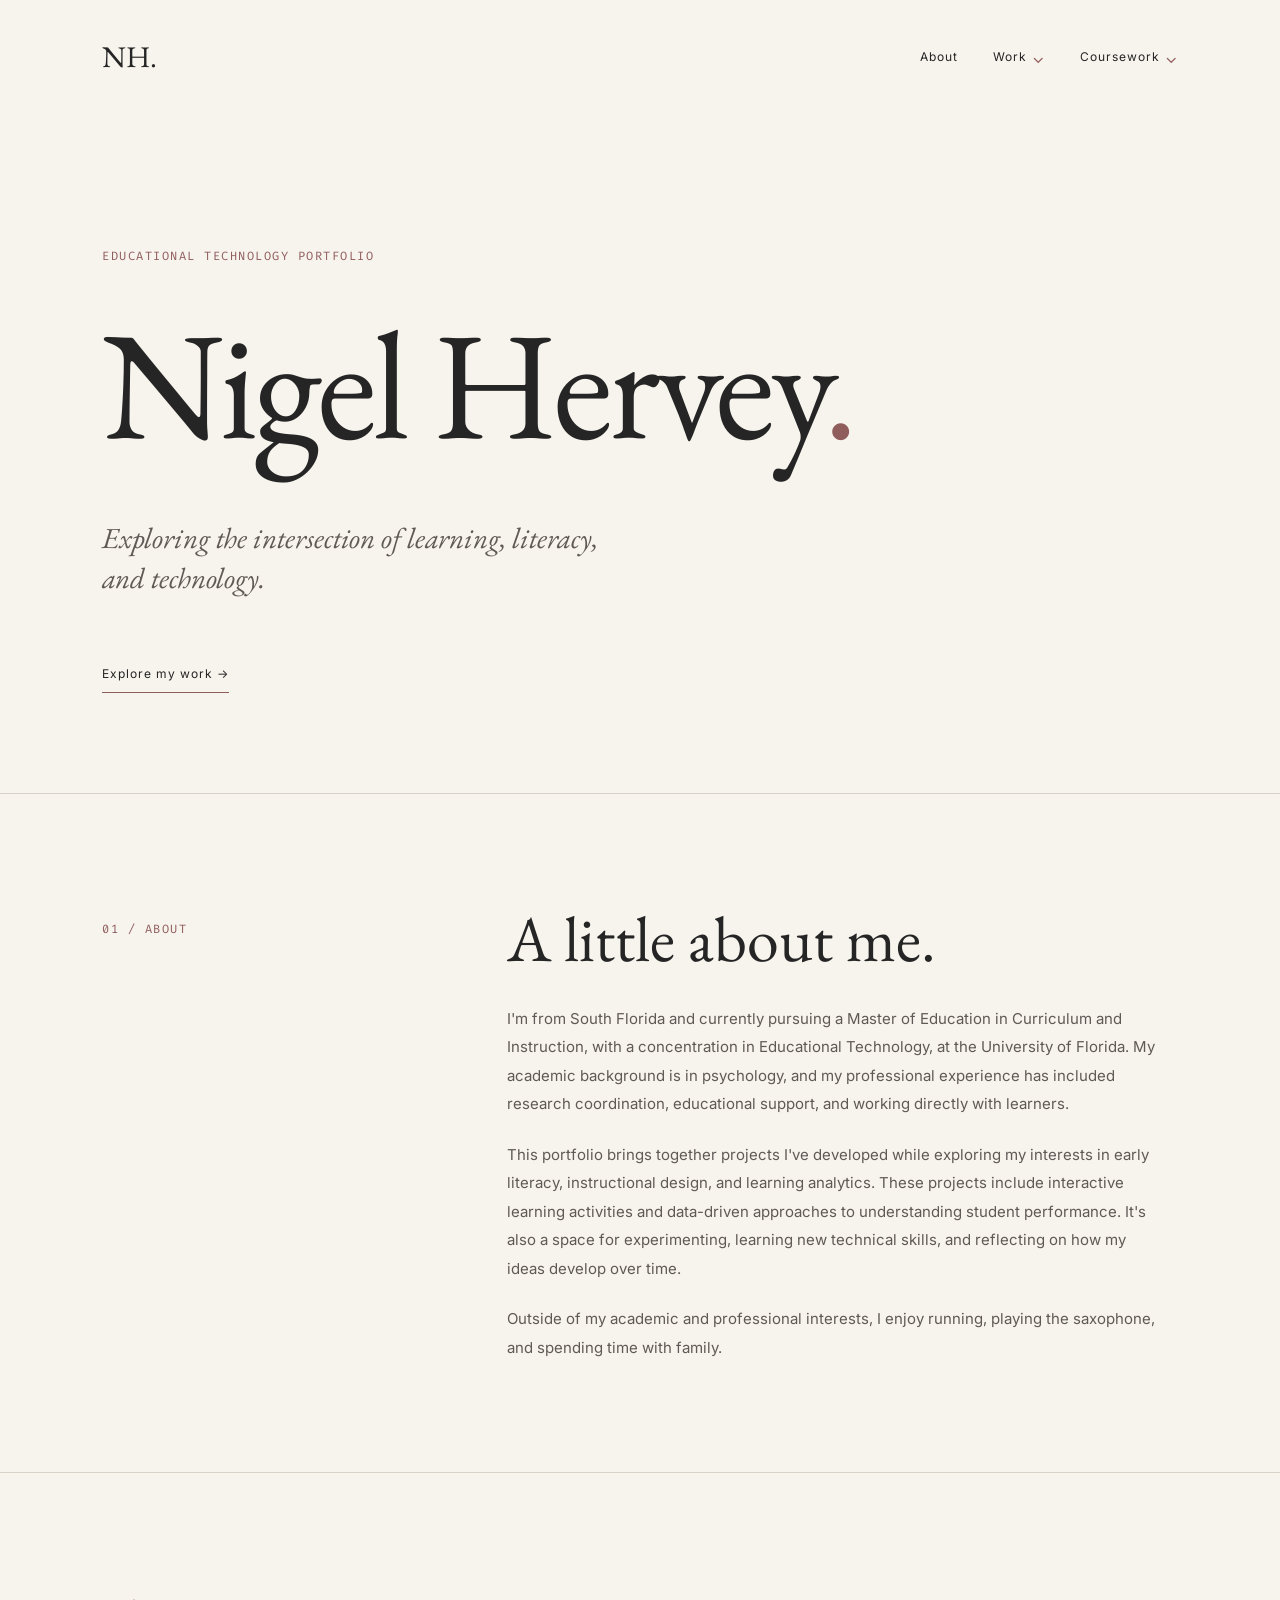
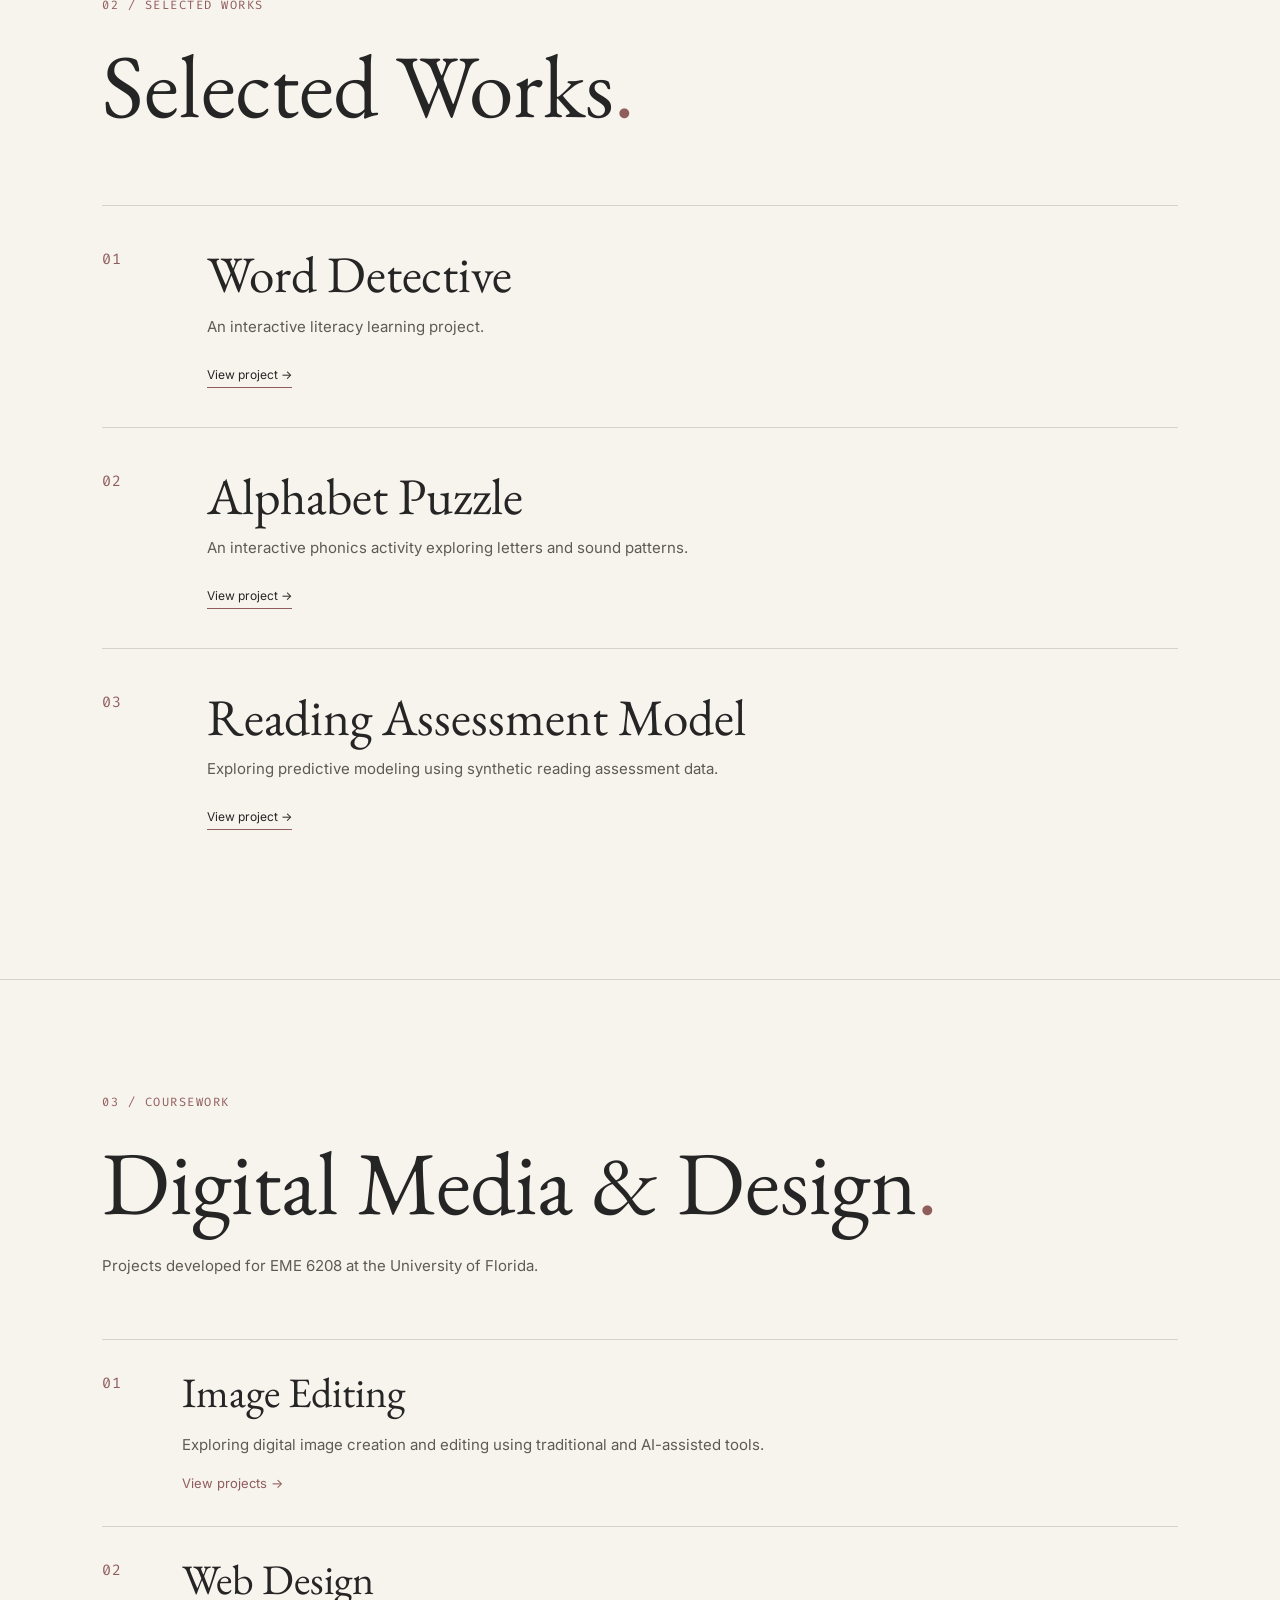
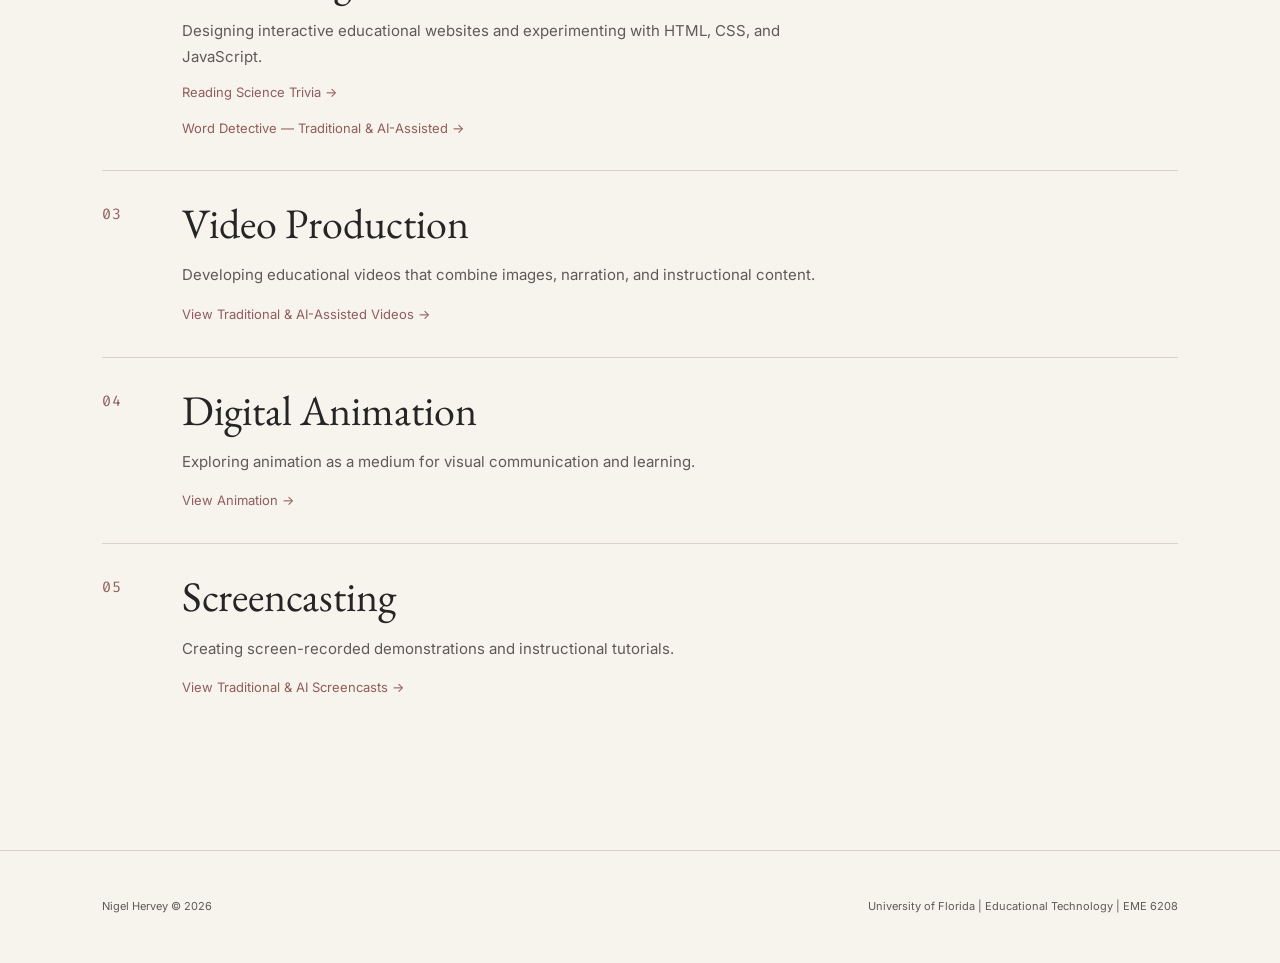
<file: index.html>
<!DOCTYPE html>
<html lang="en">

<head>
    <meta charset="UTF-8">
    <meta name="viewport" content="width=device-width, initial-scale=1.0">

    <title>Nigel Hervey | Educational Technology</title>

    <link rel="stylesheet" href="style.css">
<link rel="icon" type="image/svg+xml" href="favicon.svg">
</head>

<body>

    <header>
        <nav>
            <a href="index.html" class="logo">NH.</a>

           
<div class="nav-links">
    <a href="#about">About</a>

    <div class="nav-dropdown">
        <a href="#projects" class="dropdown-trigger">
            Work <span class="dropdown-arrow">⌄</span>
        </a>

        <div class="dropdown-menu">
            <a href="word-detective.html">Word Detective</a>
            <a href="alphabet-puzzle.html">Alphabet Puzzle</a>
            <a href="reading-model.html">Reading Assessment Model</a>
        </div>
    </div>

    <div class="nav-dropdown">
        <a href="#coursework" class="dropdown-trigger">
            Coursework <span class="dropdown-arrow">⌄</span>
        </a>

        <div class="dropdown-menu">
            <a href="image-editing.html">Image Editing</a>
            <a href="reading-science-trivia.html">Reading Science Trivia</a>
            <a href="word-detective.html">Word Detective</a>
<a href="video-production.html">Video Production</a>
<a href="digital-animation.html">Digital Animation</a>
<a href="screencasting.html">Screencasting</a>


        </div>
    </div>
</div>

        </nav>
    </header>

    <main>

        <section class="hero">
            <p class="eyebrow">EDUCATIONAL TECHNOLOGY PORTFOLIO</p>

            <h1>Nigel Hervey<span class="period">.</span></h1>

            <p class="hero-description">
                Exploring the intersection of learning,
                literacy, and technology.
            </p>

            <a href="#projects" class="text-link">
                Explore my work &rarr;
            </a>
        </section>

        
<section id="about" class="about">

    <p class="section-label">01 / ABOUT</p>

    <div class="about-content">

        <h2>A little about me.</h2>

        <p>
            I'm from South Florida and currently pursuing
            a Master of Education in Curriculum and
            Instruction, with a concentration in
            Educational Technology, at the University
            of Florida. My academic background is in
            psychology, and my professional experience
            has included research coordination,
            educational support, and working directly
            with learners.
        </p>

        <p>
            This portfolio brings together projects
            I've developed while exploring my interests
            in early literacy, instructional design,
            and learning analytics. These projects
            include interactive learning activities
            and data-driven approaches to understanding
            student performance. It's also a space
            for experimenting, learning new technical
            skills, and reflecting on how my ideas
            develop over time.
        </p>

        <p>
            Outside of my academic and professional
            interests, I enjoy running, playing the
            saxophone, and spending time with family.
        </p>

    </div>

</section>

<section id="projects" class="projects">

    <p class="section-label">02 / SELECTED WORKS</p>

    <h2>Selected Works<span class="period">.</span></h2>

    <div class="project-list">

        <article class="project">
            <span class="project-number">01</span>

            <div>
		<h3>Word Detective</h3>
                <p>
                    An interactive literacy learning project.
                </p>
                <a href="word-detective.html">
                    View project &rarr;
                </a>
            </div>
        </article>

        <article class="project">
            <span class="project-number">02</span>

            <div>
                <h3>Alphabet Puzzle</h3>
                <p>
                    An interactive phonics activity exploring
                    letters and sound patterns.
                </p>
                <a href="alphabet-puzzle.html">
                    View project &rarr;
                </a>
            </div>
        </article>

        <article class="project">
            <span class="project-number">03</span>

            <div>
                <h3>Reading Assessment Model</h3>
                <p>
                    Exploring predictive modeling using
                    synthetic reading assessment data.
                </p>
                <a href="reading-model.html">
                    View project &rarr;
                </a>
            </div>
        </article>

    </div>

</section>

<!-- START EME 6208 COURSEWORK -->
<section id="coursework" class="coursework">

    <p class="section-label">03 / COURSEWORK</p>

    <h2>Digital Media &amp; Design<span class="period">.</span></h2>

    <p class="coursework-intro">
        Projects developed for EME 6208 at the
        University of Florida.
    </p>

    <div class="coursework-list">

        <article class="coursework-item">
            <span class="project-number">01</span>
            <div>
                <h3>Image Editing</h3>
                <p>
                    Exploring digital image creation and editing
                    using traditional and AI-assisted tools.
                </p>
                <a href="image-editing.html">View projects &rarr;</a>
            </div>
        </article>

        <article class="coursework-item">
            <span class="project-number">02</span>
            <div>
                <h3>Web Design</h3>
                <p>
                    Designing interactive educational websites
                    and experimenting with HTML, CSS, and JavaScript.
                </p>
                
<div class="coursework-links">
    <a href="reading-science-trivia.html">
    Reading Science Trivia &rarr;
</a>

    <a href="word-detective.html">
    Word Detective — Traditional &amp; AI-Assisted &rarr;
</a>
</div>

            </div>
        </article>

        <article class="coursework-item">
            <span class="project-number">03</span>
            <div>
                <h3>Video Production</h3>
                <p>
                    Developing educational videos that combine
                    images, narration, and instructional content.
                </p>
               

<a href="video-production.html">
    View Traditional &amp; AI-Assisted Videos &rarr;
</a>

            </div>
        </article>

        <article class="coursework-item">
            <span class="project-number">04</span>
            <div>
                <h3>Digital Animation</h3>
                <p>
                    Exploring animation as a medium for visual
                    communication and learning.
                </p>
               

<a href="digital-animation.html">
    View Animation &rarr;
</a>

            </div>
        </article>

        <article class="coursework-item">
            <span class="project-number">05</span>
            <div>
                <h3>Screencasting</h3>
                <p>
                    Creating screen-recorded demonstrations
                    and instructional tutorials.
                </p>
               

<a href="screencasting.html">
    View Traditional &amp; AI Screencasts &rarr;
</a>

            </div>
        </article>

    </div>

</section>
<!-- END EME 6208 COURSEWORK -->

    </main>

    
<footer>
    <p>Nigel Hervey &copy; 2026</p>
    <p>
        <a href="https://education.ufl.edu/educational-technology/"
           target="_blank" rel="noopener noreferrer">
            University of Florida | Educational Technology
        </a>
        | EME 6208
    </p>
</footer>

<script>
    const header = document.querySelector("header");

    function updateHeader() {
        header.classList.toggle("scrolled", window.scrollY > 10);
    }

    window.addEventListener("scroll", updateHeader, { passive: true });
    updateHeader();
</script>
</body>
</html>
</file>
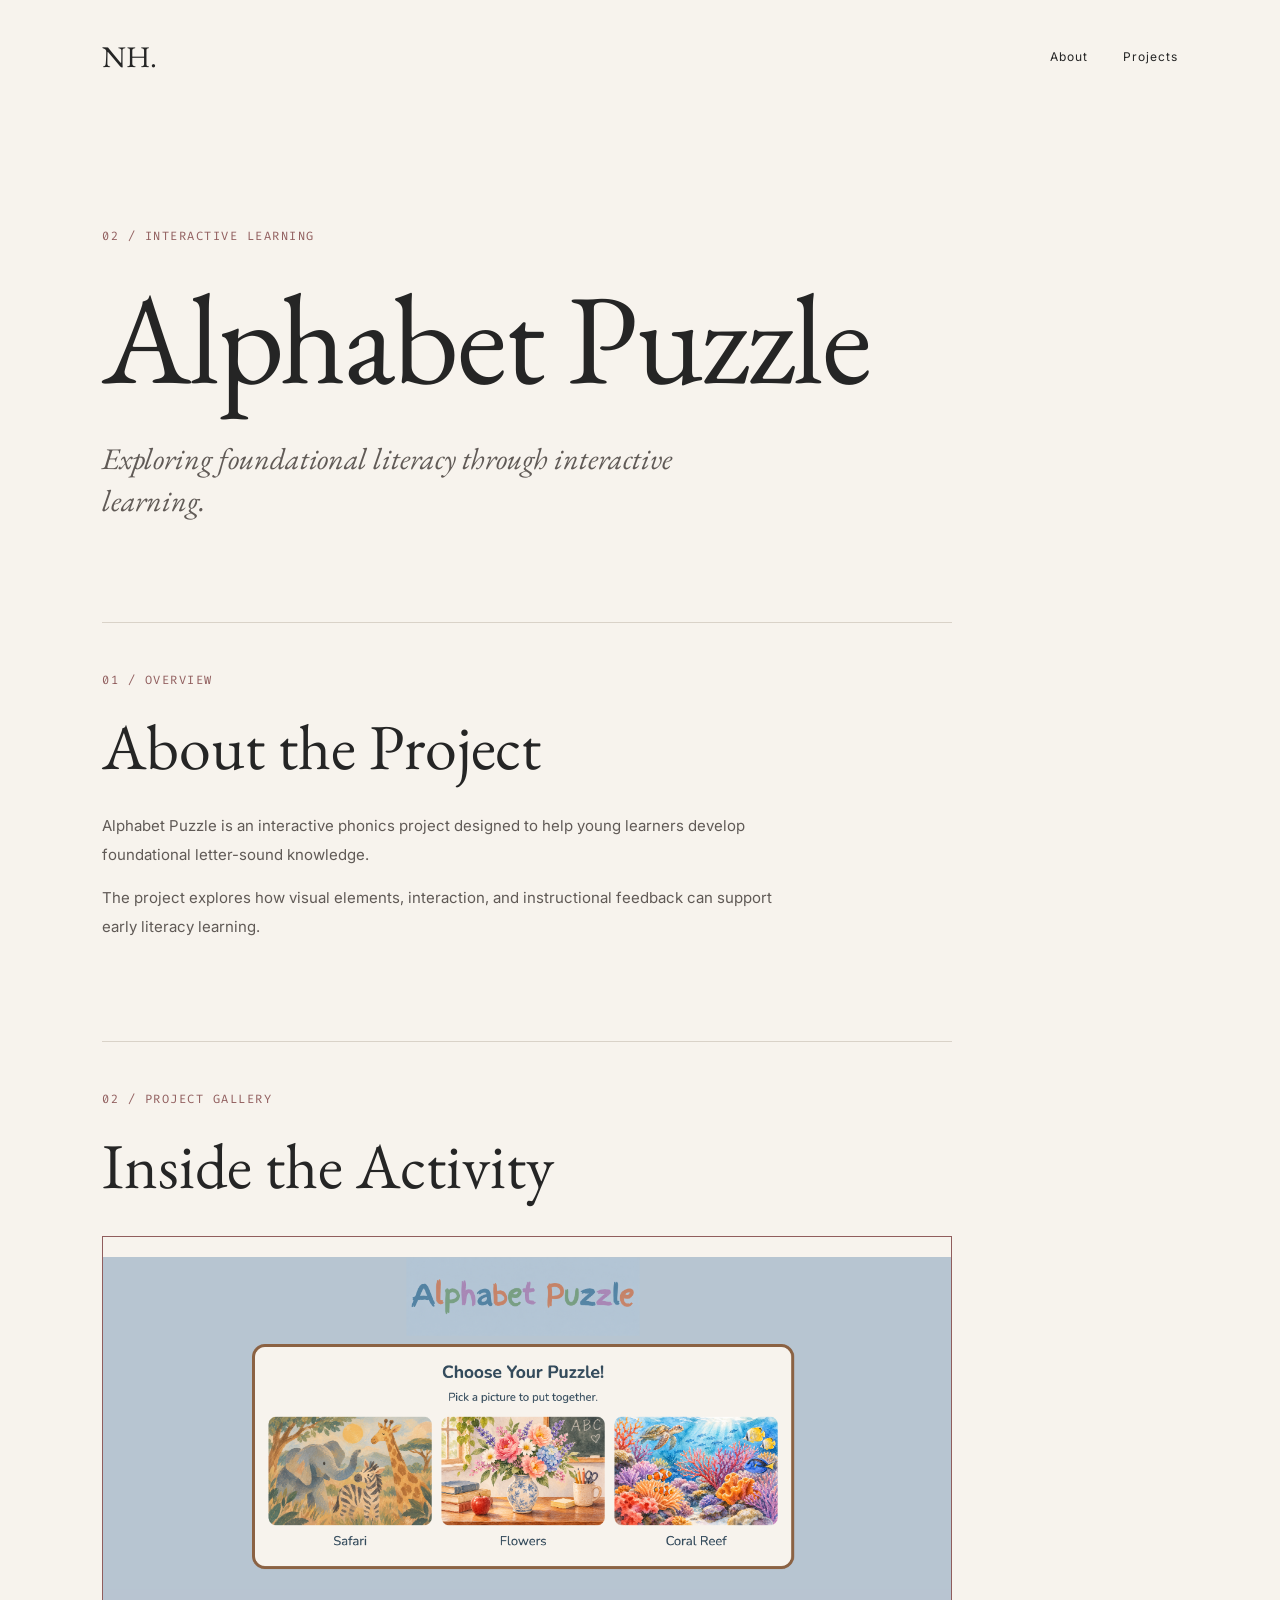
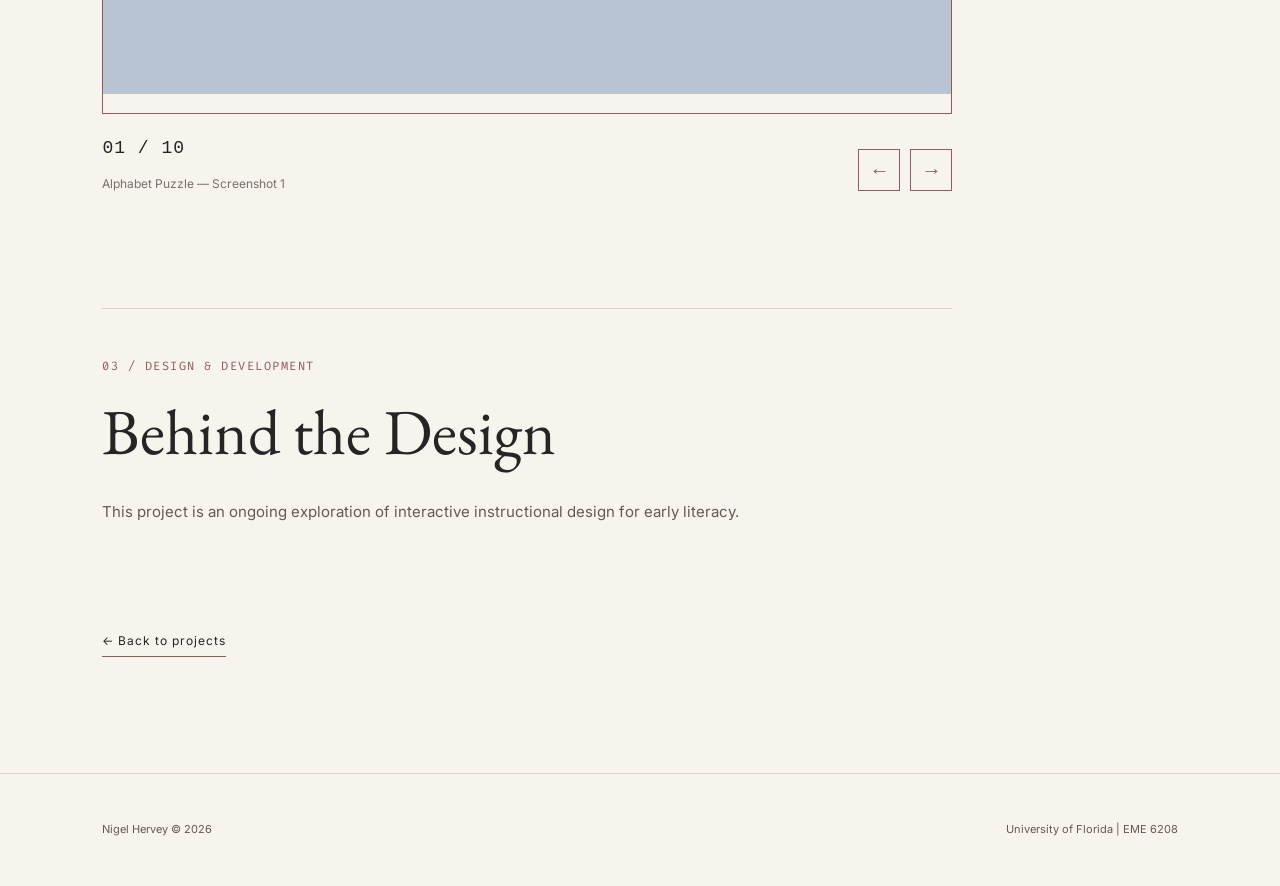
<file: alphabet-puzzle.html>
<!DOCTYPE html>
<html lang="en">
<head>
    <meta charset="UTF-8">
    <meta name="viewport"
          content="width=device-width, initial-scale=1.0">
    <title>Alphabet Puzzle | Nigel Hervey</title>
    <link rel="stylesheet" href="style.css">
</head>

<body>

<header>
    <nav>
        <a href="index.html" class="logo">NH.</a>
        <div class="nav-links">
            <a href="index.html#about">About</a>
            <a href="index.html#projects">Projects</a>
        </div>
    </nav>
</header>

<main>
    <article class="project-detail">

        <p class="section-label">
            02 / INTERACTIVE LEARNING
        </p>

        <h1>Alphabet Puzzle</h1>

        <p class="project-intro">
            Exploring foundational literacy
            through interactive learning.
        </p>

        <section class="project-description">
            <p class="section-label">01 / OVERVIEW</p>
            <h2>About the Project</h2>

            <p>
                Alphabet Puzzle is an interactive
                phonics project designed to help
                young learners develop foundational
                letter-sound knowledge.
            </p>

            <p>
                The project explores how visual
                elements, interaction, and
                instructional feedback can support
                early literacy learning.
            </p>
        </section>

        <section class="project-demo">
            <p class="section-label">
                02 / PROJECT GALLERY
            </p>

            <h2>Inside the Activity</h2>

            <div class="project-gallery">

                <div class="gallery-image-frame">
                    <img
                        id="gallery-image"
                        src="images/alphabet-01.png"
                        alt="Alphabet Puzzle screenshot 1">
                </div>

                <div class="gallery-bottom">

                    <div class="gallery-info">
                        <span id="gallery-counter">
                            01 / 10
                        </span>
                        <p id="gallery-caption">
                            Alphabet Puzzle — Screenshot 1
                        </p>
                    </div>

                    <div class="gallery-buttons">
                        <button
                            id="gallery-prev"
                            type="button"
                            aria-label="Previous image">
                            &larr;
                        </button>

                        <button
                            id="gallery-next"
                            type="button"
                            aria-label="Next image">
                            &rarr;
                        </button>
                    </div>

                </div>
            </div>
        </section>

        <section class="project-description">
            <p class="section-label">
                03 / DESIGN & DEVELOPMENT
            </p>

            <h2>Behind the Design</h2>

            <p>
                This project is an ongoing
                exploration of interactive
                instructional design for
                early literacy.
            </p>
        </section>

        <a href="index.html#projects"
           class="text-link">
            &larr; Back to projects
        </a>

    </article>
</main>

<footer>
    <p>Nigel Hervey &copy; 2026</p>
    <p>University of Florida | EME 6208</p>
</footer>

<script>
    const galleryImages = [
        "alphabet-01.png",
        "alphabet-02.png",
        "alphabet-03.png",
        "alphabet-04.png",
        "alphabet-05.png",
        "alphabet-06.png",
        "alphabet-07.png",
        "alphabet-08.png",
        "alphabet-09.png",
        "alphabet-10.png"
    ];

    const imageElement =
        document.getElementById("gallery-image");

    const counterElement =
        document.getElementById("gallery-counter");

    const captionElement =
        document.getElementById("gallery-caption");

    let currentImage = 0;

    function showImage(index) {
        currentImage =
            (index + galleryImages.length)
            % galleryImages.length;

        imageElement.src =
            "images/" + galleryImages[currentImage];

        imageElement.alt =
            "Alphabet Puzzle screenshot "
            + (currentImage + 1);

        const number =
            String(currentImage + 1).padStart(2, "0");

        counterElement.textContent =
            number + " / 10";

        captionElement.textContent =
            "Alphabet Puzzle — Screenshot "
            + (currentImage + 1);
    }

    document.getElementById("gallery-prev")
        .addEventListener("click", function() {
            showImage(currentImage - 1);
        });

    document.getElementById("gallery-next")
        .addEventListener("click", function() {
            showImage(currentImage + 1);
        });
</script>

</body>
</html>
</file>
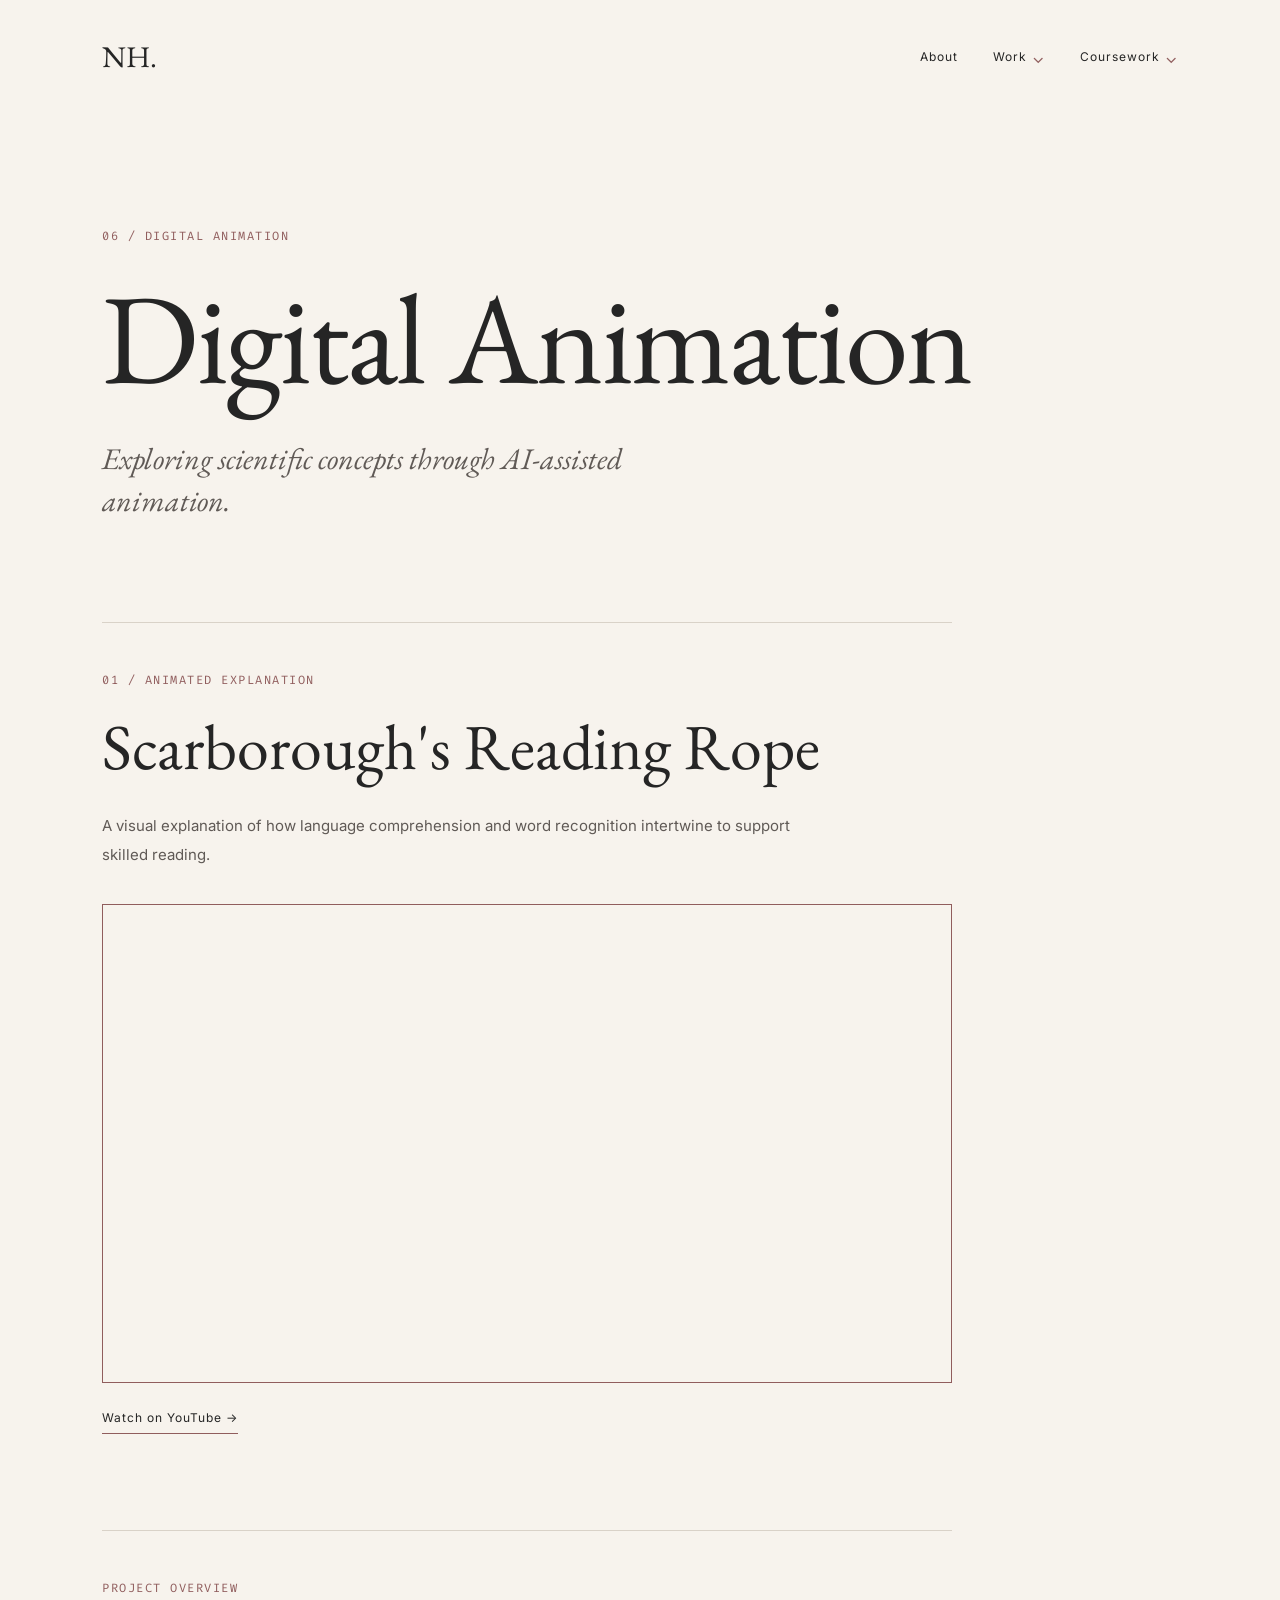
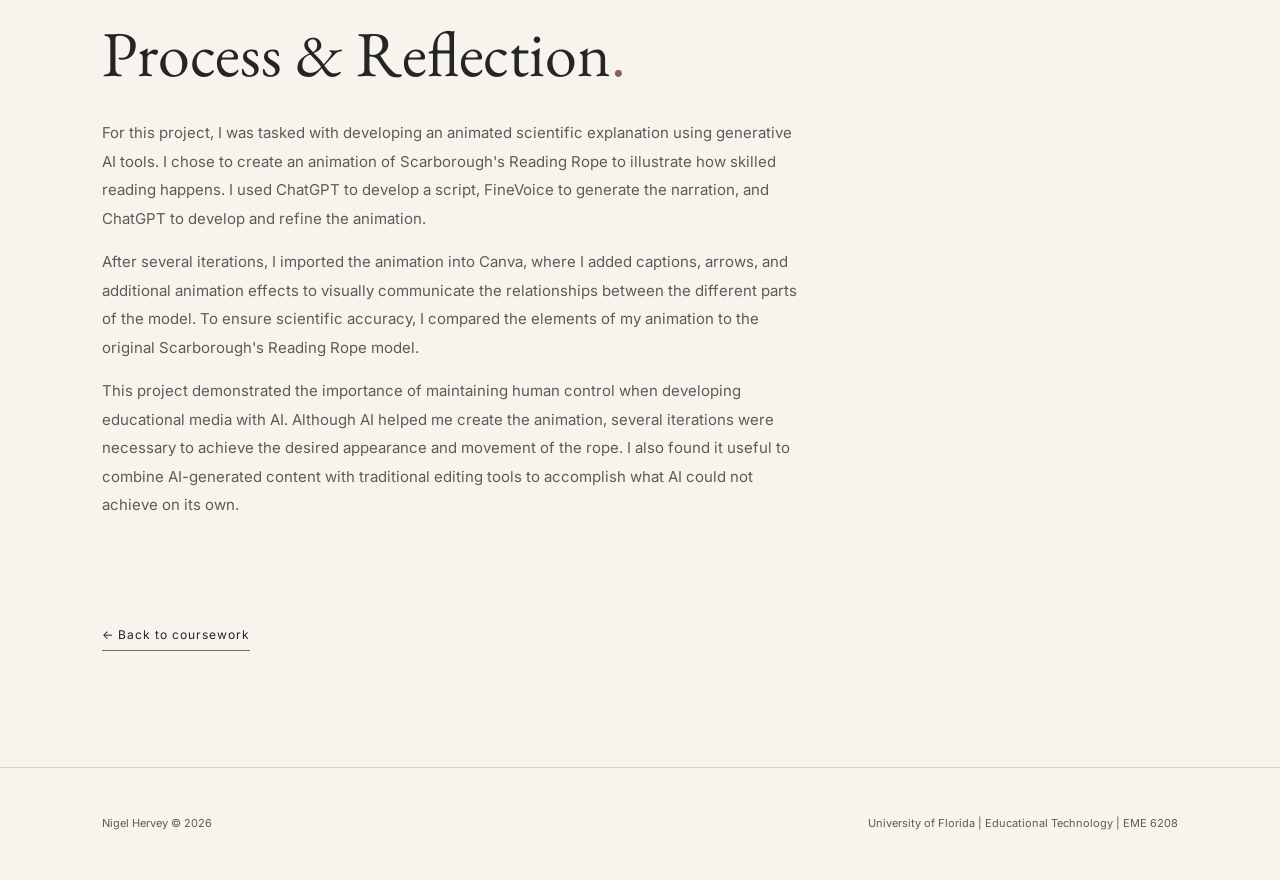
<file: digital-animation.html>
<!DOCTYPE html>
<html lang="en">

<head>
    <meta charset="UTF-8">
    <meta name="viewport"
          content="width=device-width, initial-scale=1.0">

    <title>Digital Animation | Nigel Hervey</title>

    <link rel="stylesheet" href="style.css">
    <link rel="icon" type="image/svg+xml" href="favicon.svg">
</head>

<body>

<header>
    <nav>
        <a href="index.html" class="logo">NH.</a>

        <div class="nav-links">
            <a href="index.html#about">About</a>

            <div class="nav-dropdown">
                <a href="index.html#projects" class="dropdown-trigger">
                    Work <span class="dropdown-arrow">⌄</span>
                </a>

                <div class="dropdown-menu">
                    <a href="word-detective.html">Word Detective</a>
                    <a href="alphabet-puzzle.html">Alphabet Puzzle</a>
                    <a href="reading-model.html">Reading Assessment Model</a>
                </div>
            </div>

            <div class="nav-dropdown">
                <a href="index.html#coursework" class="dropdown-trigger">
                    Coursework <span class="dropdown-arrow">⌄</span>
                </a>

                <div class="dropdown-menu">
                    <a href="image-editing.html">Image Editing</a>
                    <a href="reading-science-trivia.html">Reading Science Trivia</a>
                    <a href="word-detective.html">Word Detective</a>
                    <a href="video-production.html">Video Production</a>
                    <a href="digital-animation.html">Digital Animation</a>
                    <a href="https://youtu.be/kB7Xi-rRibU" target="_blank" rel="noopener noreferrer">Screencast — Traditional</a>
                    <a href="https://youtu.be/3bvN23gJemI" target="_blank" rel="noopener noreferrer">Screencast — AI</a>
                </div>
            </div>
        </div>
    </nav>
</header>

<main>

    <article class="project-detail">

        <p class="section-label">06 / DIGITAL ANIMATION</p>

        <h1>Digital Animation</h1>

        <p class="project-intro">
            Exploring scientific concepts through
            AI-assisted animation.
        </p>

        <section class="project-demo">

            <p class="section-label">01 / ANIMATED EXPLANATION</p>

            <h2>Scarborough's Reading Rope</h2>

            <p>
                A visual explanation of how language
                comprehension and word recognition
                intertwine to support skilled reading.
            </p>

            <div class="video-embed">
                <iframe
                    src="https://www.youtube.com/embed/Nljyym3Keoo"
                    title="Scarborough's Reading Rope — Animated Explanation"
                    loading="lazy"
                    allow="accelerometer; autoplay; clipboard-write; encrypted-media; gyroscope; picture-in-picture; web-share"
                    allowfullscreen>
                </iframe>
            </div>

            <a href="https://youtu.be/Nljyym3Keoo"
               target="_blank"
               rel="noopener noreferrer"
               class="text-link">
                Watch on YouTube &rarr;
            </a>

        </section>

        <section class="project-description">

            <p class="section-label">PROJECT OVERVIEW</p>

            <h2>Process &amp; Reflection<span class="period">.</span></h2>

            <p>
                For this project, I was tasked with developing an animated scientific explanation using generative AI tools. I chose to create an animation of Scarborough's Reading Rope to illustrate how skilled reading happens. I used ChatGPT to develop a script, FineVoice to generate the narration, and ChatGPT to develop and refine the animation.
            </p>

            <p>
                After several iterations, I imported the animation into Canva, where I added captions, arrows, and additional animation effects to visually communicate the relationships between the different parts of the model. To ensure scientific accuracy, I compared the elements of my animation to the original Scarborough's Reading Rope model.
            </p>

            <p>
                This project demonstrated the importance of maintaining human control when developing educational media with AI. Although AI helped me create the animation, several iterations were necessary to achieve the desired appearance and movement of the rope. I also found it useful to combine AI-generated content with traditional editing tools to accomplish what AI could not achieve on its own.
            </p>

        </section>

        <a href="index.html#coursework"
           class="text-link">
            &larr; Back to coursework
        </a>

    </article>

</main>

<footer>
    <p>Nigel Hervey &copy; 2026</p>
    <p>
        <a href="https://education.ufl.edu/educational-technology/"
           target="_blank" rel="noopener noreferrer">
            University of Florida | Educational Technology
        </a>
        | EME 6208
    </p>
</footer>

<script>
    const header = document.querySelector("header");

    function updateHeader() {
        header.classList.toggle("scrolled", window.scrollY > 10);
    }

    window.addEventListener("scroll", updateHeader, { passive: true });
    updateHeader();
</script>

</body>
</html>
</file>
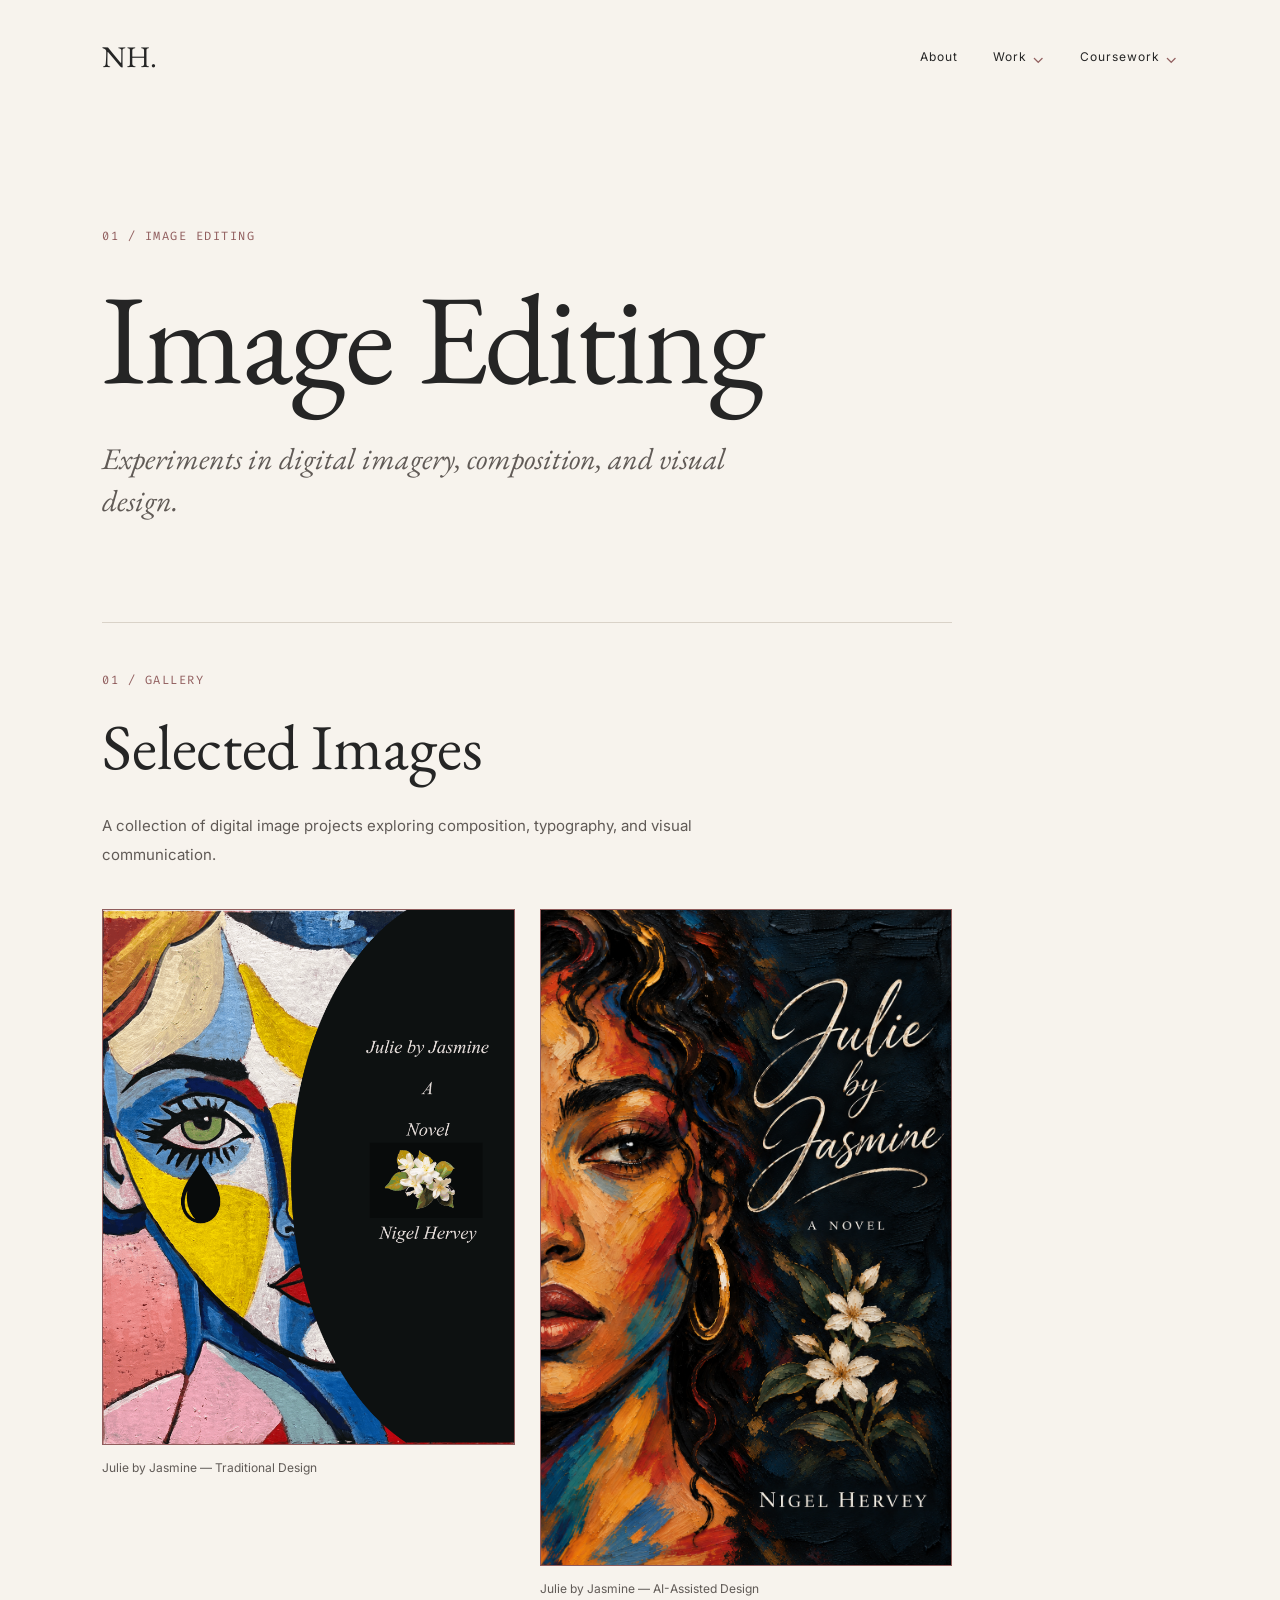
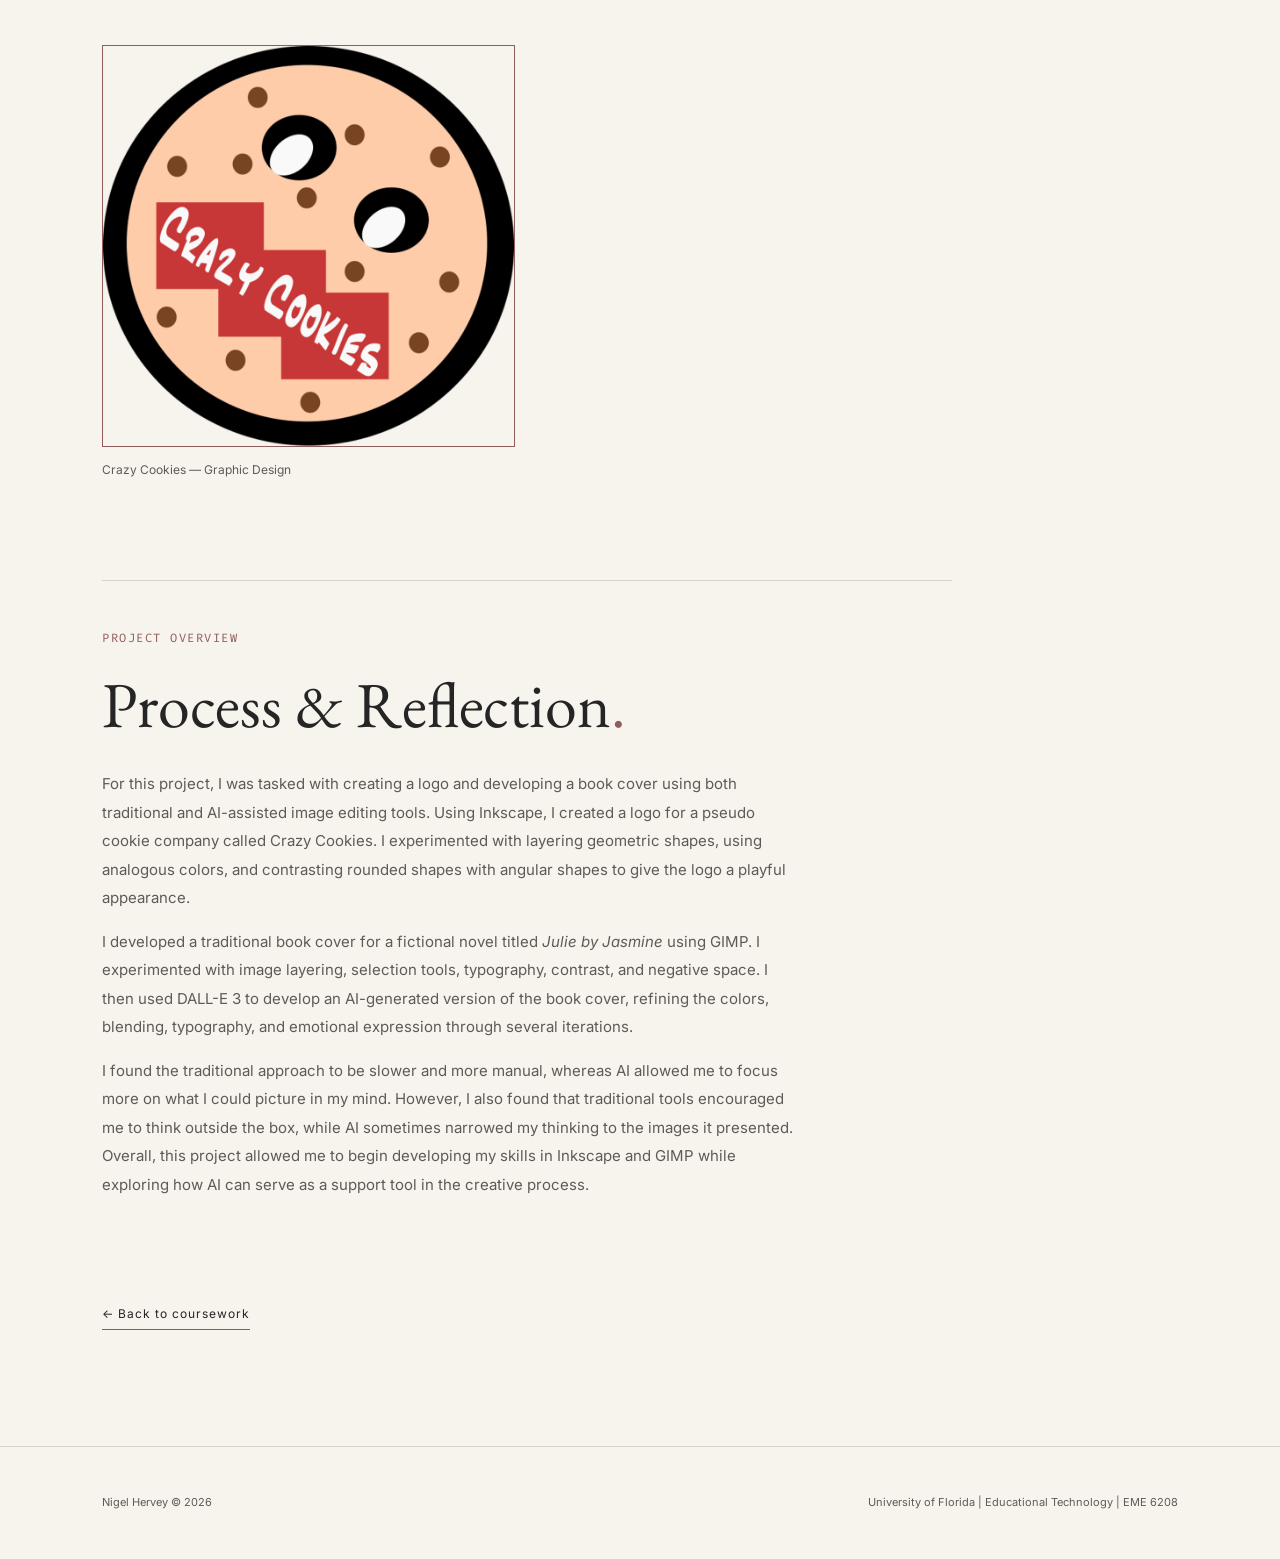
<file: image-editing.html>
<!DOCTYPE html>
<html lang="en">
<head>
    <meta charset="UTF-8">
    <meta name="viewport"
          content="width=device-width, initial-scale=1.0">
    <title>Image Editing | Nigel Hervey</title>
    <link rel="stylesheet" href="style.css">
<link rel="icon" type="image/svg+xml" href="favicon.svg">
</head>
<body>


<header>
    <nav>
        <a href="index.html" class="logo">NH.</a>

        <div class="nav-links">
            <a href="index.html#about">About</a>

            <div class="nav-dropdown">
                <a href="index.html#projects" class="dropdown-trigger">
                    Work <span class="dropdown-arrow">⌄</span>
                </a>

                <div class="dropdown-menu">
                    <a href="word-detective.html">Word Detective</a>
                    <a href="alphabet-puzzle.html">Alphabet Puzzle</a>
                    <a href="reading-model.html">Reading Assessment Model</a>
                </div>
            </div>

            <div class="nav-dropdown">
                <a href="index.html#coursework" class="dropdown-trigger">
                    Coursework <span class="dropdown-arrow">⌄</span>
                </a>

                <div class="dropdown-menu">
                    <a href="image-editing.html">Image Editing</a>
                    <a href="https://nigelhervey.github.io/" target="_blank" rel="noopener noreferrer">Reading Science Trivia</a>
                    <a href="https://nigelhervey.github.io/word-detective/" target="_blank" rel="noopener noreferrer">Word Detective — Traditional</a>
                    <a href="https://nigelhervey.github.io/word-detective-AI/" target="_blank" rel="noopener noreferrer">Word Detective — AI</a>
                    <a href="https://youtu.be/LUaFQ_44us0" target="_blank" rel="noopener noreferrer">Video Production — Traditional</a>
                    <a href="https://youtu.be/aqx1Q5RcTbs" target="_blank" rel="noopener noreferrer">Video Production — AI</a>
                    <a href="https://youtu.be/Nljyym3Keoo" target="_blank" rel="noopener noreferrer">Digital Animation</a>
                    <a href="https://youtu.be/kB7Xi-rRibU" target="_blank" rel="noopener noreferrer">Screencast — Traditional</a>
                    <a href="https://youtu.be/3bvN23gJemI" target="_blank" rel="noopener noreferrer">Screencast — AI</a>
                </div>
            </div>
        </div>
    </nav>
</header>

<main>
    <article class="project-detail">
        <p class="section-label">01 / IMAGE EDITING</p>
        <h1>Image Editing</h1>

        <p class="project-intro">
            Experiments in digital imagery,
            composition, and visual design.
        </p>

        <section class="project-description">
            <p class="section-label">01 / GALLERY</p>
            <h2>Selected Images</h2>

            <p>
                A collection of digital image projects
                exploring composition, typography,
                and visual communication.
            </p>

            <div class="image-editing-gallery">

                <figure>
                    <a href="images/julie-original.png"
                       target="_blank">
                        <img src="images/julie-original.png"
                             alt="Julie by Jasmine, original image design">
                    </a>
                    <figcaption>
                        Julie by Jasmine — Traditional Design
                    </figcaption>
                </figure>

                <figure>
                    <a href="images/julie-oil.png"
                       target="_blank">
                        <img src="images/julie-oil.png"
                             alt="Julie by Jasmine, AI-assisted oil painting design">
                    </a>
                    <figcaption>
                        Julie by Jasmine — AI-Assisted Design
                    </figcaption>
                </figure>

                <figure>
                    <a href="images/crazy-cookies.png"
                       target="_blank">
                        <img src="images/crazy-cookies.png"
                             alt="Crazy Cookies graphic design">
                    </a>
                    <figcaption>
                        Crazy Cookies — Graphic Design
                    </figcaption>
                </figure>

            </div>
        </section>

        
<section class="project-description">


    <p class="section-label">PROJECT OVERVIEW</p>

    <h2>Process &amp; Reflection<span class="period">.</span></h2>

    <p>
        For this project, I was tasked with creating a logo and developing a book cover using both traditional and AI-assisted image editing tools. Using Inkscape, I created a logo for a pseudo cookie company called Crazy Cookies. I experimented with layering geometric shapes, using analogous colors, and contrasting rounded shapes with angular shapes to give the logo a playful appearance.
    </p>

    <p>
        I developed a traditional book cover for a fictional novel titled <em>Julie by Jasmine</em> using GIMP. I experimented with image layering, selection tools, typography, contrast, and negative space. I then used DALL-E 3 to develop an AI-generated version of the book cover, refining the colors, blending, typography, and emotional expression through several iterations.
    </p>

    <p>
        I found the traditional approach to be slower and more manual, whereas AI allowed me to focus more on what I could picture in my mind. However, I also found that traditional tools encouraged me to think outside the box, while AI sometimes narrowed my thinking to the images it presented. Overall, this project allowed me to begin developing my skills in Inkscape and GIMP while exploring how AI can serve as a support tool in the creative process.
    </p>

        </section>

        <a href="index.html#coursework" class="text-link">
            &larr; Back to coursework
        </a>

    </article>
</main>


<footer>
    <p>Nigel Hervey &copy; 2026</p>
    <p>
        <a href="https://education.ufl.edu/educational-technology/"
           target="_blank" rel="noopener noreferrer">
            University of Florida | Educational Technology
        </a>
        | EME 6208
    </p>
</footer>



<script>
    const header = document.querySelector("header");

    function updateHeader() {
        header.classList.toggle("scrolled", window.scrollY > 10);
    }

    window.addEventListener("scroll", updateHeader, { passive: true });
    updateHeader();
</script>
</body>
</html>
</file>
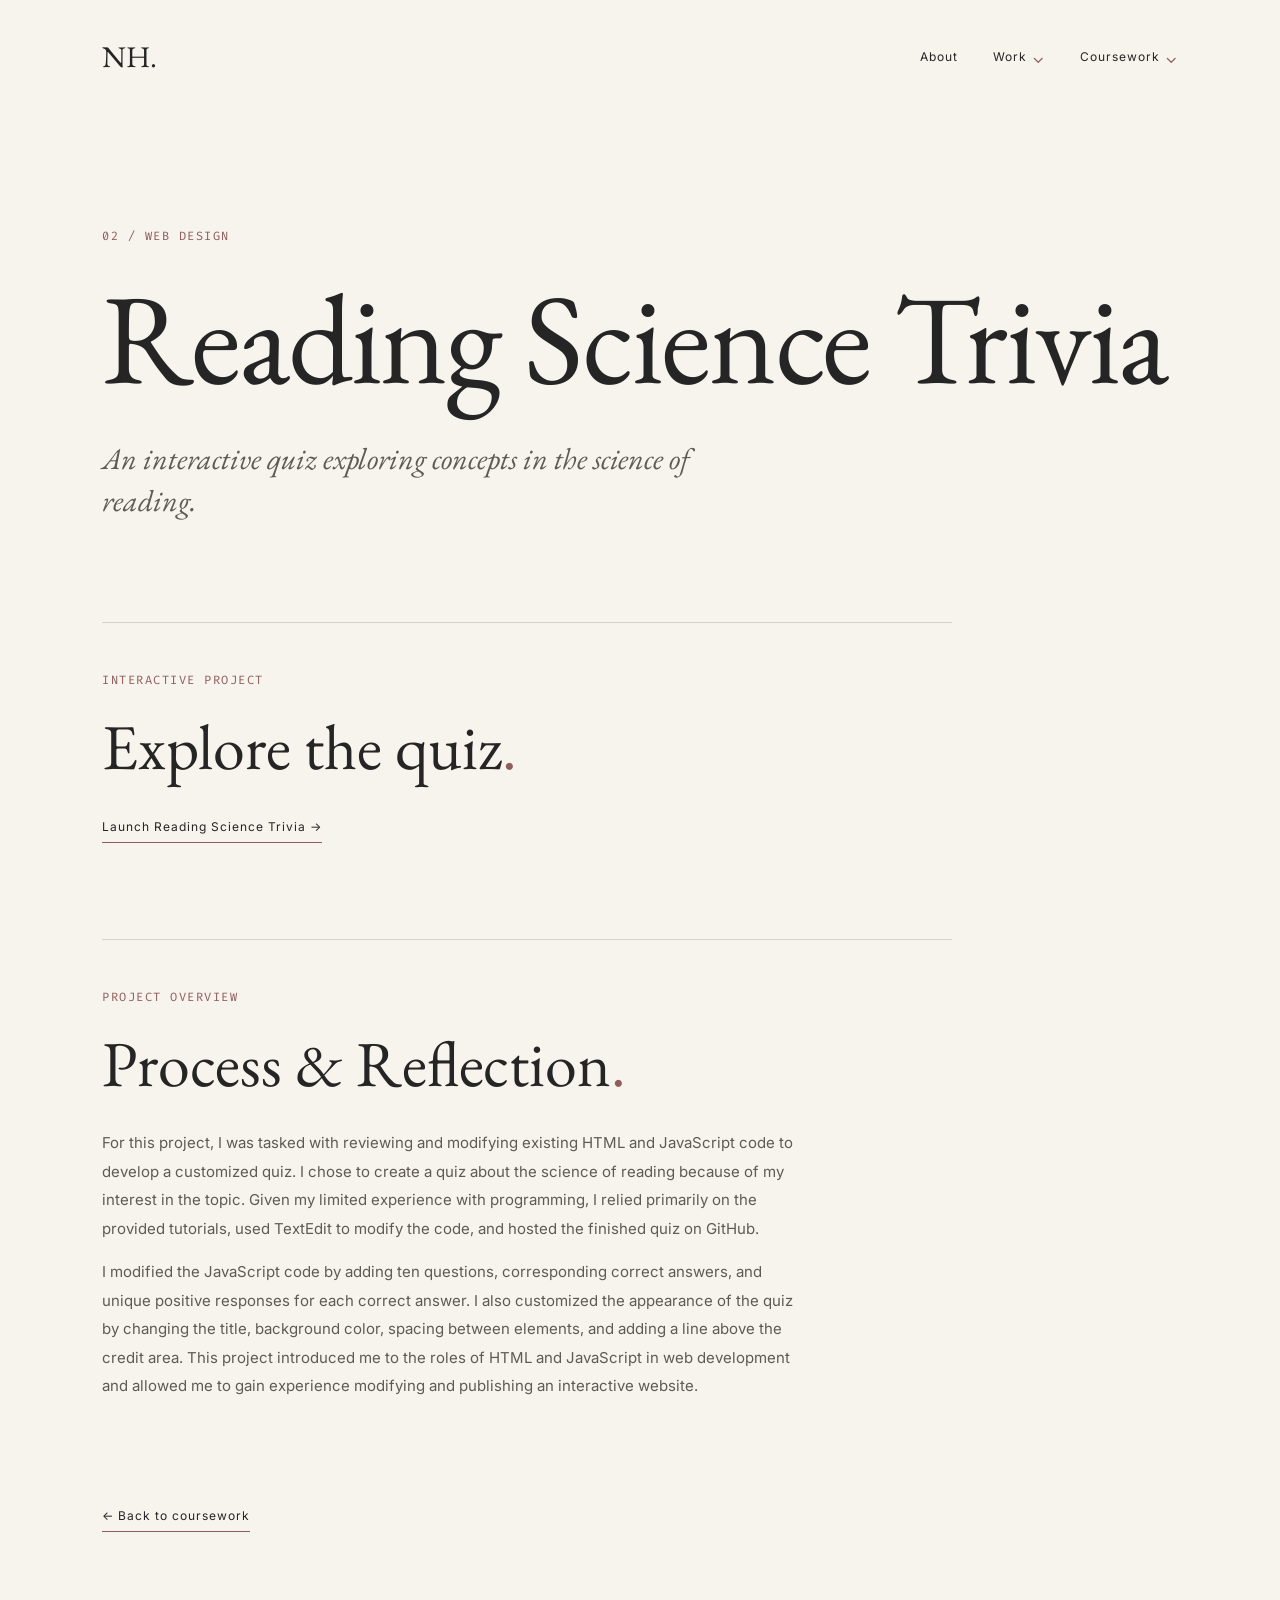
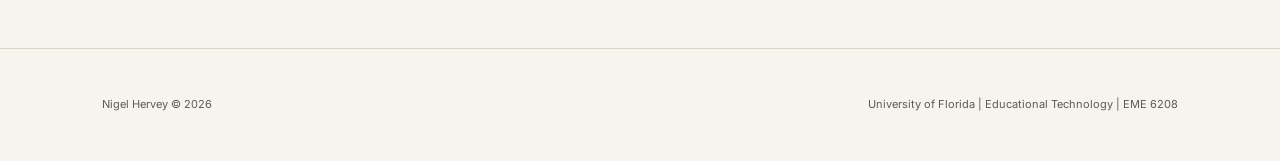
<file: reading-science-trivia.html>
<!DOCTYPE html>
<html lang="en">
<head>
    <meta charset="UTF-8">
    <meta name="viewport" content="width=device-width, initial-scale=1.0">
    <title>Reading Science Trivia | Nigel Hervey</title>
    <link rel="stylesheet" href="style.css">
    <link rel="icon" type="image/svg+xml" href="favicon.svg">
</head>

<body>

<header>
    <nav>
        <a href="index.html" class="logo">NH.</a>

        <div class="nav-links">
            <a href="index.html#about">About</a>

            <div class="nav-dropdown">
                <a href="index.html#projects" class="dropdown-trigger">
                    Work <span class="dropdown-arrow">⌄</span>
                </a>

                <div class="dropdown-menu">
                    <a href="word-detective.html">Word Detective</a>
                    <a href="alphabet-puzzle.html">Alphabet Puzzle</a>
                    <a href="reading-model.html">Reading Assessment Model</a>
                </div>
            </div>

            <div class="nav-dropdown">
                <a href="index.html#coursework" class="dropdown-trigger">
                    Coursework <span class="dropdown-arrow">⌄</span>
                </a>

                <div class="dropdown-menu">
                    <a href="image-editing.html">Image Editing</a>
                    <a href="reading-science-trivia.html">Reading Science Trivia</a>
                    <a href="https://nigelhervey.github.io/word-detective/" target="_blank" rel="noopener noreferrer">Word Detective — Traditional</a>
                    <a href="https://nigelhervey.github.io/word-detective-AI/" target="_blank" rel="noopener noreferrer">Word Detective — AI</a>
                    <a href="https://youtu.be/LUaFQ_44us0" target="_blank" rel="noopener noreferrer">Video Production — Traditional</a>
                    <a href="https://youtu.be/aqx1Q5RcTbs" target="_blank" rel="noopener noreferrer">Video Production — AI</a>
                    <a href="https://youtu.be/Nljyym3Keoo" target="_blank" rel="noopener noreferrer">Digital Animation</a>
                    <a href="https://youtu.be/kB7Xi-rRibU" target="_blank" rel="noopener noreferrer">Screencast — Traditional</a>
                    <a href="https://youtu.be/3bvN23gJemI" target="_blank" rel="noopener noreferrer">Screencast — AI</a>
                </div>
            </div>
        </div>
    </nav>
</header>

<main>
    <article class="project-detail">

        <p class="section-label">02 / WEB DESIGN</p>

        <h1>Reading Science Trivia</h1>

        <p class="project-intro">
            An interactive quiz exploring concepts in the science of reading.
        </p>

        <section class="project-demo">

            <p class="section-label">INTERACTIVE PROJECT</p>

            <h2>Explore the quiz<span class="period">.</span></h2>

            <a href="https://nigelhervey.github.io/"
               class="text-link"
               target="_blank" rel="noopener noreferrer">
                Launch Reading Science Trivia &rarr;
            </a>

        </section>

        <section class="project-description">

            <p class="section-label">PROJECT OVERVIEW</p>

            <h2>Process &amp; Reflection<span class="period">.</span></h2>

            <p>
                For this project, I was tasked with reviewing and modifying existing HTML and JavaScript code to develop a customized quiz. I chose to create a quiz about the science of reading because of my interest in the topic. Given my limited experience with programming, I relied primarily on the provided tutorials, used TextEdit to modify the code, and hosted the finished quiz on GitHub.
            </p>

            <p>
                I modified the JavaScript code by adding ten questions, corresponding correct answers, and unique positive responses for each correct answer. I also customized the appearance of the quiz by changing the title, background color, spacing between elements, and adding a line above the credit area. This project introduced me to the roles of HTML and JavaScript in web development and allowed me to gain experience modifying and publishing an interactive website.
            </p>

        </section>

        <a href="index.html#coursework" class="text-link">
            &larr; Back to coursework
        </a>

    </article>
</main>

<footer>
    <p>Nigel Hervey &copy; 2026</p>
    <p>
        <a href="https://education.ufl.edu/educational-technology/"
           target="_blank" rel="noopener noreferrer">
            University of Florida | Educational Technology
        </a>
        | EME 6208
    </p>
</footer>

<script>
    const header = document.querySelector("header");

    function updateHeader() {
        header.classList.toggle("scrolled", window.scrollY > 10);
    }

    window.addEventListener("scroll", updateHeader, { passive: true });
    updateHeader();
</script>

</body>
</html>
</file>
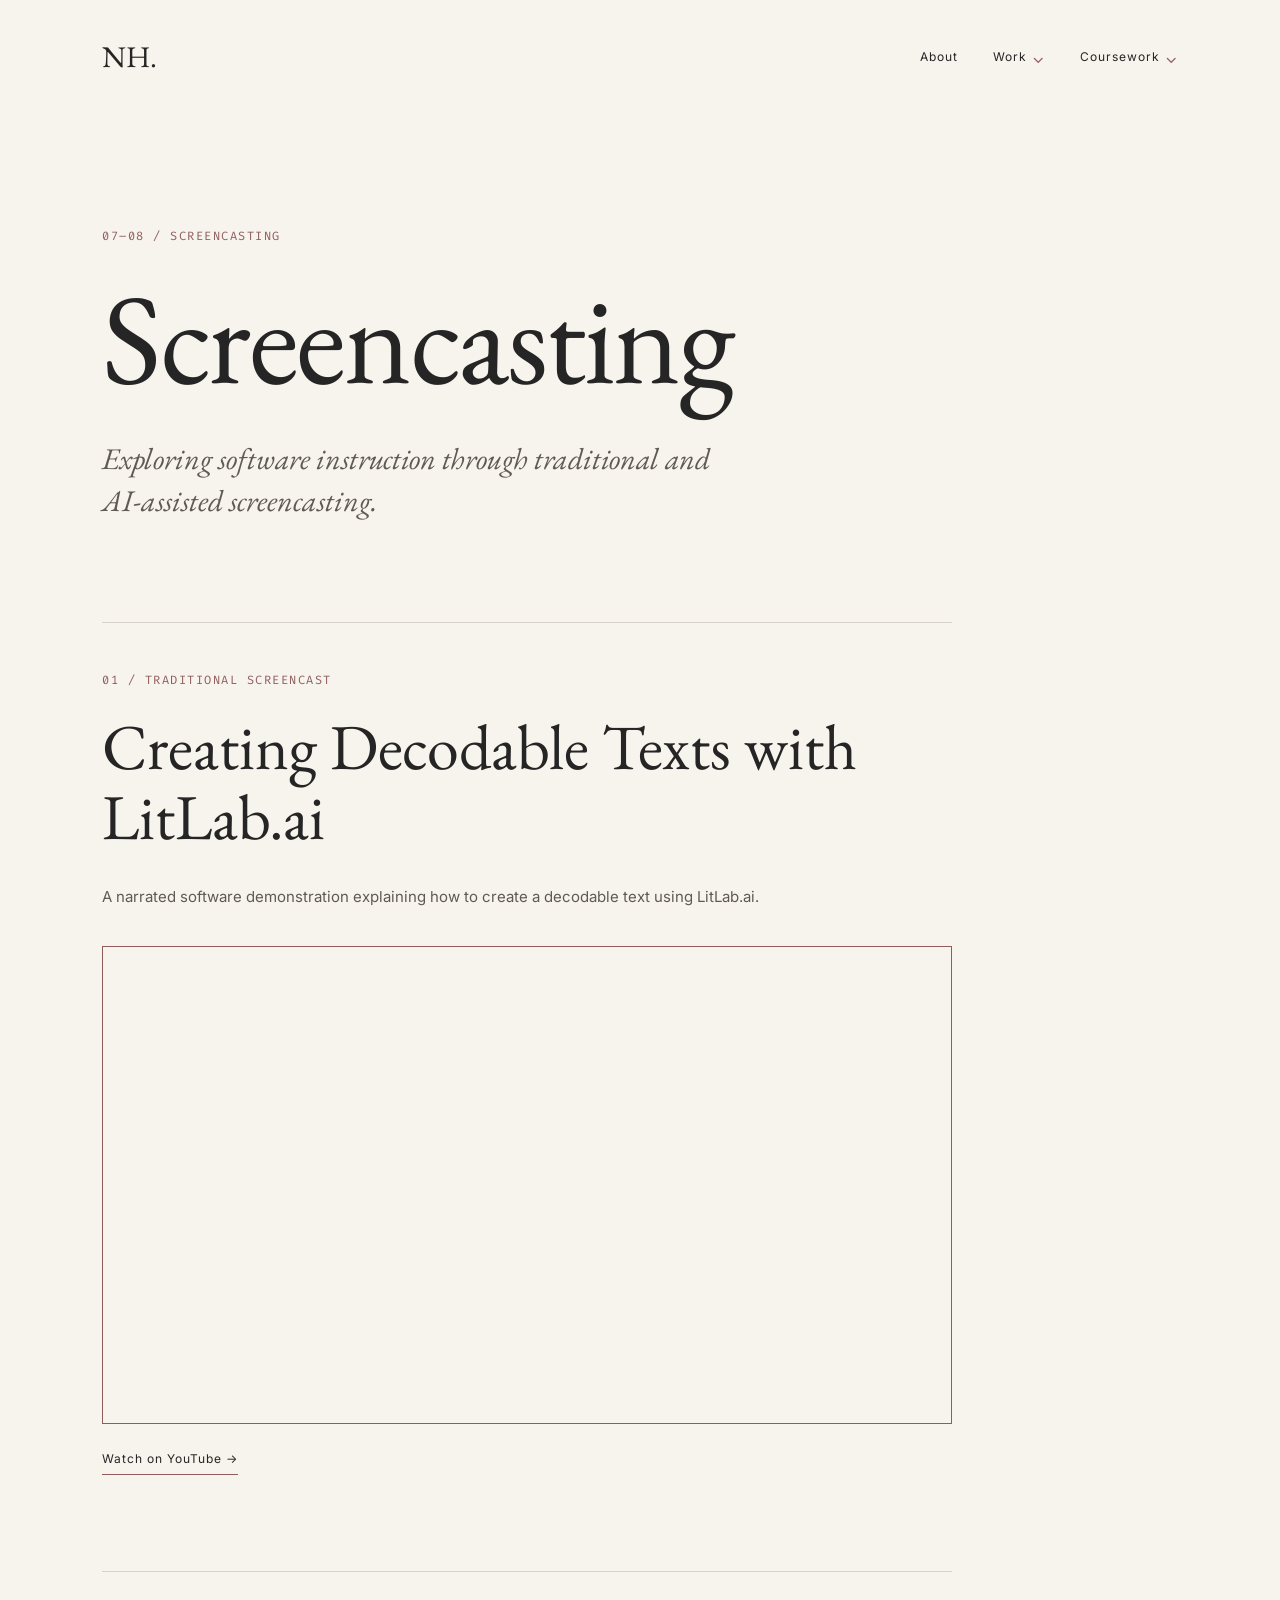
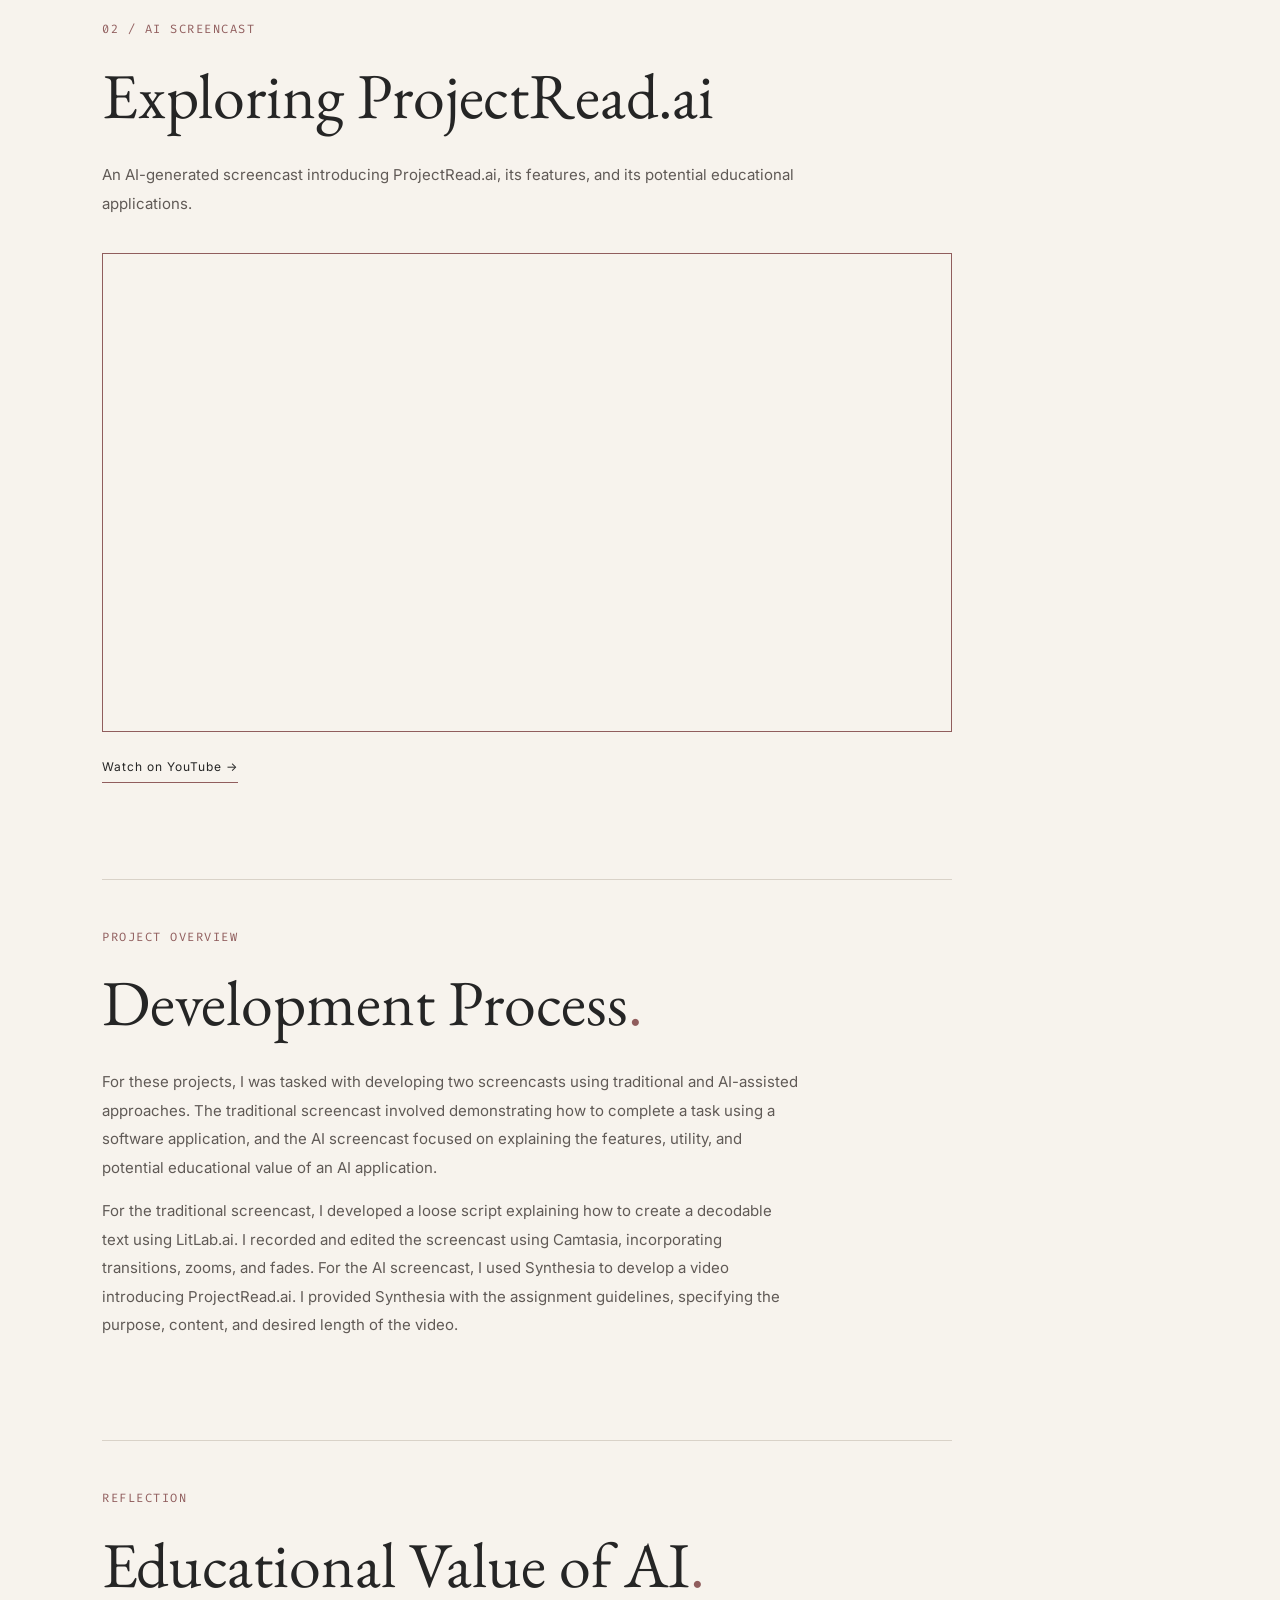
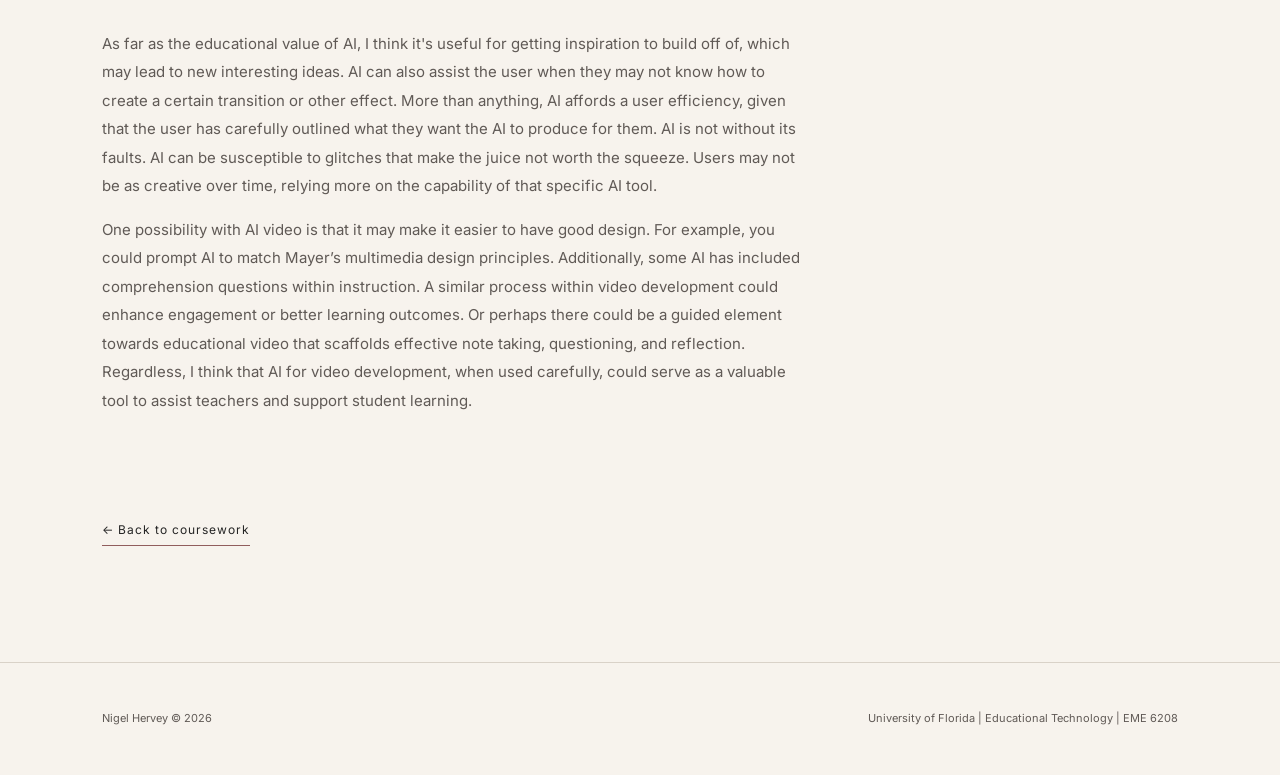
<file: screencasting.html>
<!DOCTYPE html>
<html lang="en">

<head>
    <meta charset="UTF-8">
    <meta name="viewport"
          content="width=device-width, initial-scale=1.0">

    <title>Screencasting | Nigel Hervey</title>

    <link rel="stylesheet" href="style.css">
    <link rel="icon" type="image/svg+xml" href="favicon.svg">
</head>

<body>

<header>
    <nav>
        <a href="index.html" class="logo">NH.</a>

        <div class="nav-links">
            <a href="index.html#about">About</a>

            <div class="nav-dropdown">
                <a href="index.html#projects" class="dropdown-trigger">
                    Work <span class="dropdown-arrow">⌄</span>
                </a>

                <div class="dropdown-menu">
                    <a href="word-detective.html">Word Detective</a>
                    <a href="alphabet-puzzle.html">Alphabet Puzzle</a>
                    <a href="reading-model.html">Reading Assessment Model</a>
                </div>
            </div>

            <div class="nav-dropdown">
                <a href="index.html#coursework" class="dropdown-trigger">
                    Coursework <span class="dropdown-arrow">⌄</span>
                </a>

                <div class="dropdown-menu">
                    <a href="image-editing.html">Image Editing</a>
                    <a href="reading-science-trivia.html">Reading Science Trivia</a>
                    <a href="word-detective.html">Word Detective</a>
                    <a href="video-production.html">Video Production</a>
                    <a href="digital-animation.html">Digital Animation</a>
                    <a href="screencasting.html">Screencasting</a>
                </div>
            </div>
        </div>
    </nav>
</header>

<main>

    <article class="project-detail">

        <p class="section-label">07–08 / SCREENCASTING</p>

        <h1>Screencasting</h1>

        <p class="project-intro">
            Exploring software instruction through
            traditional and AI-assisted screencasting.
        </p>

        <section class="project-demo">

            <p class="section-label">01 / TRADITIONAL SCREENCAST</p>

            <h2>Creating Decodable Texts with LitLab.ai</h2>

            <p>
                A narrated software demonstration explaining
                how to create a decodable text using LitLab.ai.
            </p>

            <div class="video-embed">
                <iframe
                    src="https://www.youtube.com/embed/kB7Xi-rRibU"
                    title="LitLab.ai — Traditional Screencast"
                    loading="lazy"
                    allow="accelerometer; autoplay; clipboard-write; encrypted-media; gyroscope; picture-in-picture; web-share"
                    allowfullscreen>
                </iframe>
            </div>

            <a href="https://youtu.be/kB7Xi-rRibU"
               target="_blank"
               rel="noopener noreferrer"
               class="text-link">
                Watch on YouTube &rarr;
            </a>

        </section>

        <section class="project-demo">

            <p class="section-label">02 / AI SCREENCAST</p>

            <h2>Exploring ProjectRead.ai</h2>

            <p>
                An AI-generated screencast introducing
                ProjectRead.ai, its features, and its
                potential educational applications.
            </p>

            <div class="video-embed">
                <iframe
                    src="https://www.youtube.com/embed/3bvN23gJemI"
                    title="ProjectRead.ai — AI Screencast"
                    loading="lazy"
                    allow="accelerometer; autoplay; clipboard-write; encrypted-media; gyroscope; picture-in-picture; web-share"
                    allowfullscreen>
                </iframe>
            </div>

            <a href="https://youtu.be/3bvN23gJemI"
               target="_blank"
               rel="noopener noreferrer"
               class="text-link">
                Watch on YouTube &rarr;
            </a>

        </section>

        <section class="project-description">

            <p class="section-label">PROJECT OVERVIEW</p>

            <h2>Development Process<span class="period">.</span></h2>

            <p>
                For these projects, I was tasked with developing two screencasts using traditional and AI-assisted approaches. The traditional screencast involved demonstrating how to complete a task using a software application, and the AI screencast focused on explaining the features, utility, and potential educational value of an AI application.
            </p>

            <p>
                For the traditional screencast, I developed a loose script explaining how to create a decodable text using LitLab.ai. I recorded and edited the screencast using Camtasia, incorporating transitions, zooms, and fades. For the AI screencast, I used Synthesia to develop a video introducing ProjectRead.ai. I provided Synthesia with the assignment guidelines, specifying the purpose, content, and desired length of the video.
            </p>

        </section>

        <section class="project-description">

            <p class="section-label">REFLECTION</p>

            <h2>Educational Value of AI<span class="period">.</span></h2>

            <p>
                As far as the educational value of AI, I think it's useful for getting inspiration to build off of, which may lead to new interesting ideas. AI can also assist the user when they may not know how to create a certain transition or other effect. More than anything, AI affords a user efficiency, given that the user has carefully outlined what they want the AI to produce for them. AI is not without its faults. AI can be susceptible to glitches that make the juice not worth the squeeze. Users may not be as creative over time, relying more on the capability of that specific AI tool.
            </p>

            <p>
                One possibility with AI video is that it may make it easier to have good design. For example, you could prompt AI to match Mayer’s multimedia design principles. Additionally, some AI has included comprehension questions within instruction. A similar process within video development could enhance engagement or better learning outcomes. Or perhaps there could be a guided element towards educational video that scaffolds effective note taking, questioning, and reflection. Regardless, I think that AI for video development, when used carefully, could serve as a valuable tool to assist teachers and support student learning.
            </p>

        </section>

        <a href="index.html#coursework"
           class="text-link">
            &larr; Back to coursework
        </a>

    </article>

</main>

<footer>
    <p>Nigel Hervey &copy; 2026</p>
    <p>
        <a href="https://education.ufl.edu/educational-technology/"
           target="_blank" rel="noopener noreferrer">
            University of Florida | Educational Technology
        </a>
        | EME 6208
    </p>
</footer>

<script>
    const header = document.querySelector("header");

    function updateHeader() {
        header.classList.toggle("scrolled", window.scrollY > 10);
    }

    window.addEventListener("scroll", updateHeader, { passive: true });
    updateHeader();
</script>

</body>
</html>
</file>
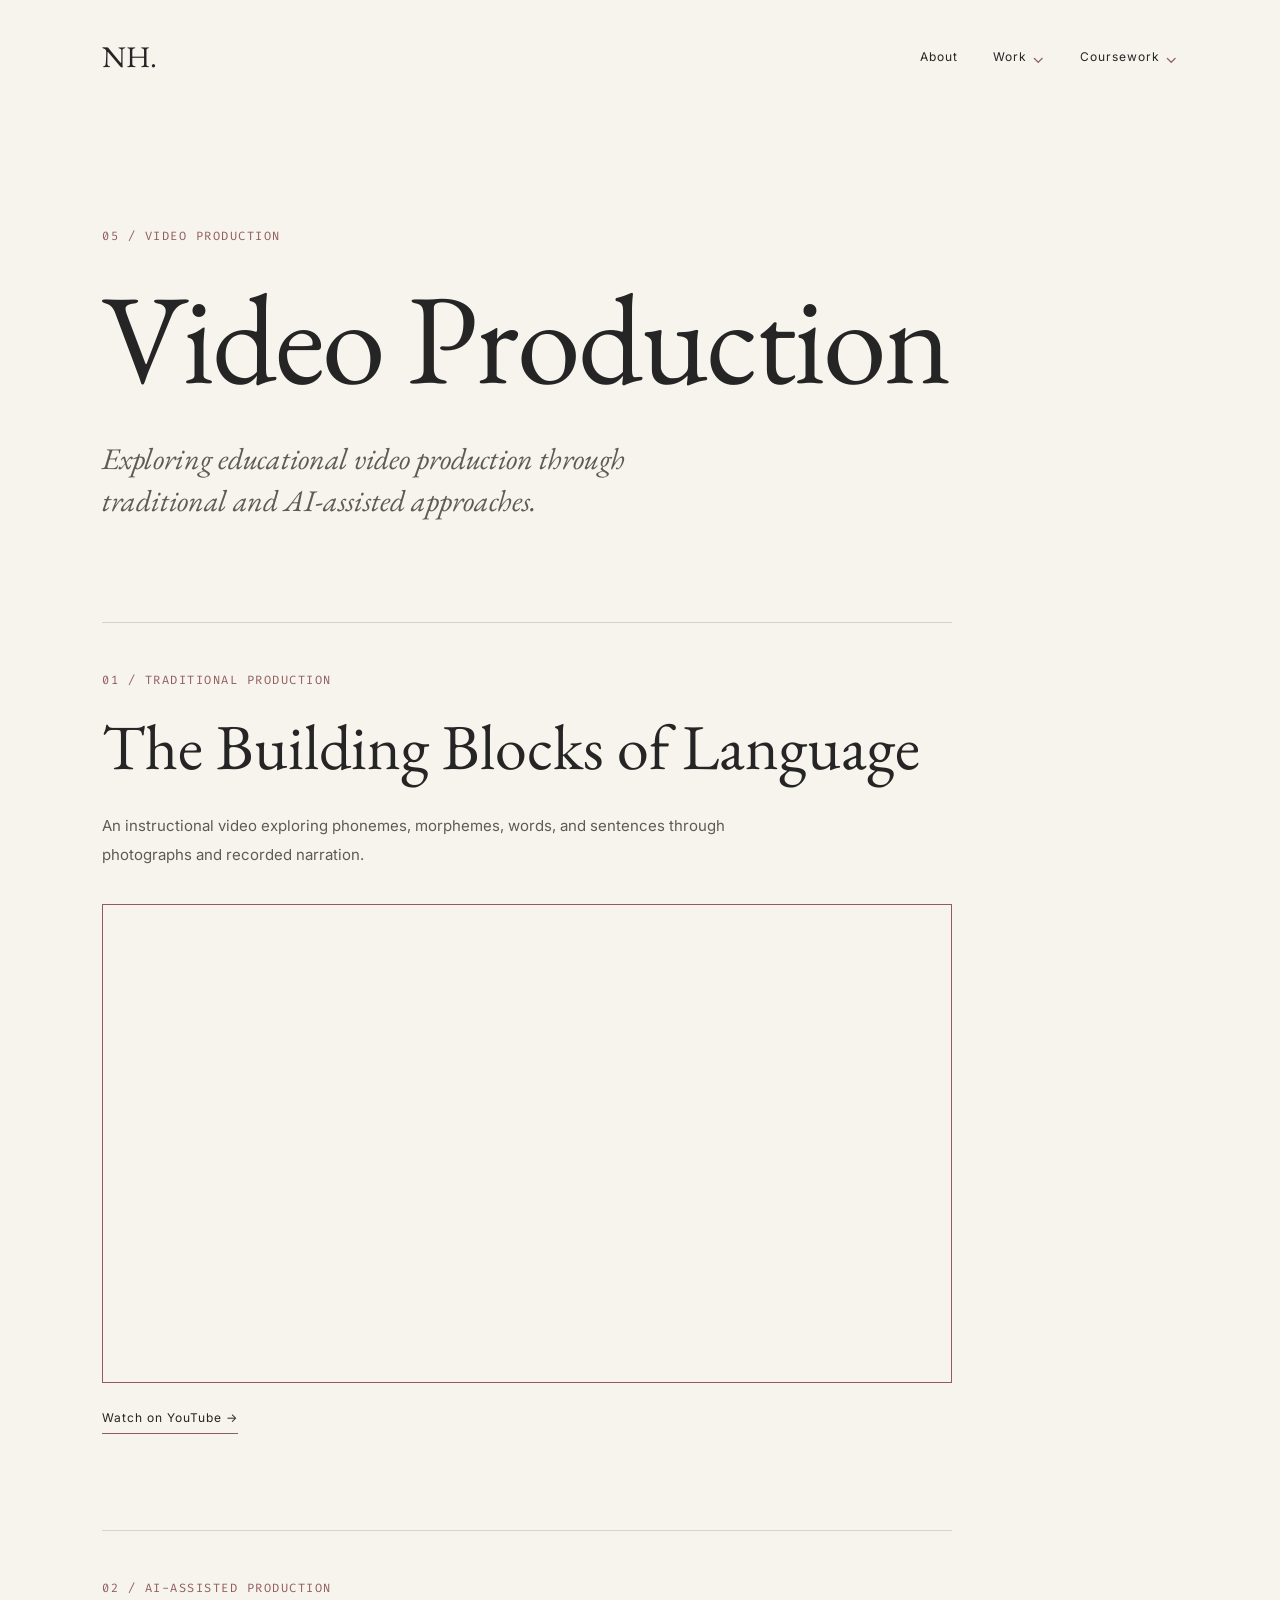
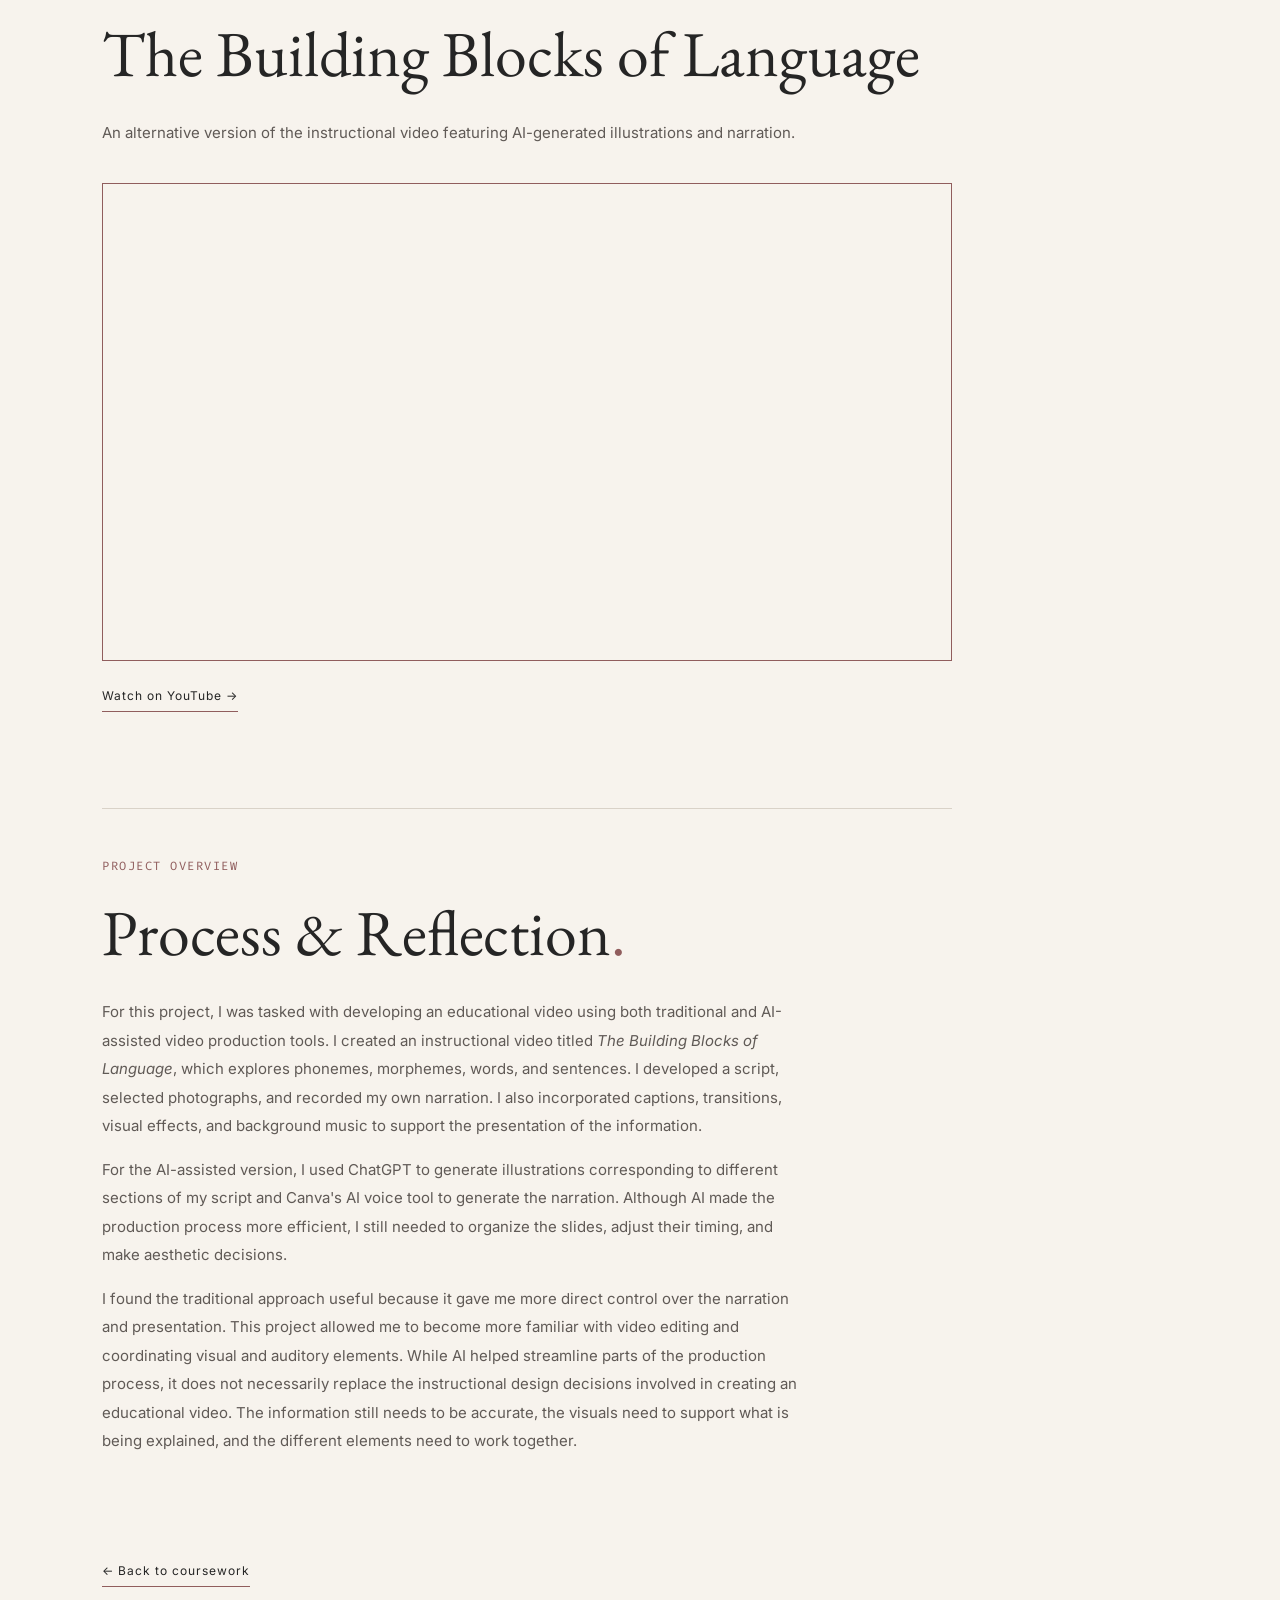
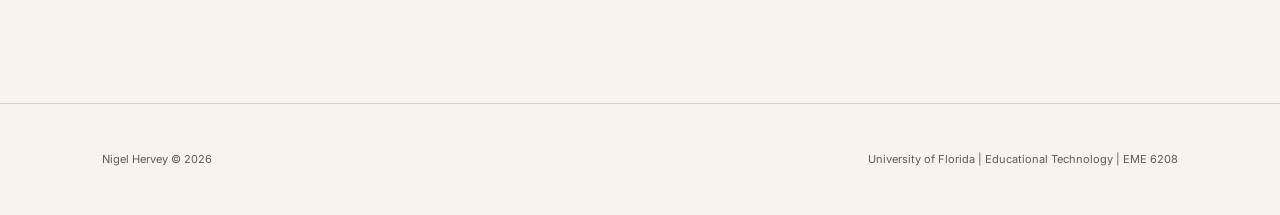
<file: video-production.html>
<!DOCTYPE html>
<html lang="en">

<head>
    <meta charset="UTF-8">
    <meta name="viewport"
          content="width=device-width, initial-scale=1.0">

    <title>Video Production | Nigel Hervey</title>

    <link rel="stylesheet" href="style.css">
    <link rel="icon" type="image/svg+xml" href="favicon.svg">
</head>

<body>

<header>
    <nav>
        <a href="index.html" class="logo">NH.</a>

        <div class="nav-links">
            <a href="index.html#about">About</a>

            <div class="nav-dropdown">
                <a href="index.html#projects" class="dropdown-trigger">
                    Work <span class="dropdown-arrow">⌄</span>
                </a>

                <div class="dropdown-menu">
                    <a href="word-detective.html">Word Detective</a>
                    <a href="alphabet-puzzle.html">Alphabet Puzzle</a>
                    <a href="reading-model.html">Reading Assessment Model</a>
                </div>
            </div>

            <div class="nav-dropdown">
                <a href="index.html#coursework" class="dropdown-trigger">
                    Coursework <span class="dropdown-arrow">⌄</span>
                </a>

                <div class="dropdown-menu">
                    <a href="image-editing.html">Image Editing</a>
                    <a href="reading-science-trivia.html">Reading Science Trivia</a>
                    <a href="word-detective.html">Word Detective</a>
                    <a href="video-production.html">Video Production</a>
                    <a href="https://youtu.be/Nljyym3Keoo" target="_blank" rel="noopener noreferrer">Digital Animation</a>
                    <a href="https://youtu.be/kB7Xi-rRibU" target="_blank" rel="noopener noreferrer">Screencast — Traditional</a>
                    <a href="https://youtu.be/3bvN23gJemI" target="_blank" rel="noopener noreferrer">Screencast — AI</a>
                </div>
            </div>
        </div>
    </nav>
</header>

<main>

    <article class="project-detail">

        <p class="section-label">05 / VIDEO PRODUCTION</p>

        <h1>Video Production</h1>

        <p class="project-intro">
            Exploring educational video production through
            traditional and AI-assisted approaches.
        </p>

        <section class="project-demo">

            <p class="section-label">01 / TRADITIONAL PRODUCTION</p>

            <h2>The Building Blocks of Language</h2>

            <p>
                An instructional video exploring phonemes,
                morphemes, words, and sentences through
                photographs and recorded narration.
            </p>

            <div class="video-embed">
                <iframe
                    src="https://www.youtube.com/embed/LUaFQ_44us0"
                    title="The Building Blocks of Language — Traditional Version"
                    loading="lazy"
                    allow="accelerometer; autoplay; clipboard-write; encrypted-media; gyroscope; picture-in-picture; web-share"
                    allowfullscreen>
                </iframe>
            </div>

            <a href="https://youtu.be/LUaFQ_44us0"
               target="_blank"
               rel="noopener noreferrer"
               class="text-link">
                Watch on YouTube &rarr;
            </a>

        </section>

        <section class="project-demo">

            <p class="section-label">02 / AI-ASSISTED PRODUCTION</p>

            <h2>The Building Blocks of Language</h2>

            <p>
                An alternative version of the instructional
                video featuring AI-generated illustrations
                and narration.
            </p>

            <div class="video-embed">
                <iframe
                    src="https://www.youtube.com/embed/aqx1Q5RcTbs"
                    title="The Building Blocks of Language — AI-Assisted Version"
                    loading="lazy"
                    allow="accelerometer; autoplay; clipboard-write; encrypted-media; gyroscope; picture-in-picture; web-share"
                    allowfullscreen>
                </iframe>
            </div>

            <a href="https://youtu.be/aqx1Q5RcTbs"
               target="_blank"
               rel="noopener noreferrer"
               class="text-link">
                Watch on YouTube &rarr;
            </a>

        </section>

        <section class="project-description">

            <p class="section-label">PROJECT OVERVIEW</p>

            <h2>Process &amp; Reflection<span class="period">.</span></h2>

            <p>
                For this project, I was tasked with developing an educational video using both traditional and AI-assisted video production tools. I created an instructional video titled <em>The Building Blocks of Language</em>, which explores phonemes, morphemes, words, and sentences. I developed a script, selected photographs, and recorded my own narration. I also incorporated captions, transitions, visual effects, and background music to support the presentation of the information.
            </p>

            <p>
                For the AI-assisted version, I used ChatGPT to generate illustrations corresponding to different sections of my script and Canva's AI voice tool to generate the narration. Although AI made the production process more efficient, I still needed to organize the slides, adjust their timing, and make aesthetic decisions.
            </p>

            <p>
                I found the traditional approach useful because it gave me more direct control over the narration and presentation. This project allowed me to become more familiar with video editing and coordinating visual and auditory elements. While AI helped streamline parts of the production process, it does not necessarily replace the instructional design decisions involved in creating an educational video. The information still needs to be accurate, the visuals need to support what is being explained, and the different elements need to work together.
            </p>

        </section>

        <a href="index.html#coursework"
           class="text-link">
            &larr; Back to coursework
        </a>

    </article>

</main>

<footer>
    <p>Nigel Hervey &copy; 2026</p>
    <p>
        <a href="https://education.ufl.edu/educational-technology/"
           target="_blank" rel="noopener noreferrer">
            University of Florida | Educational Technology
        </a>
        | EME 6208
    </p>
</footer>

<script>
    const header = document.querySelector("header");

    function updateHeader() {
        header.classList.toggle("scrolled", window.scrollY > 10);
    }

    window.addEventListener("scroll", updateHeader, { passive: true });
    updateHeader();
</script>

</body>
</html>
</file>
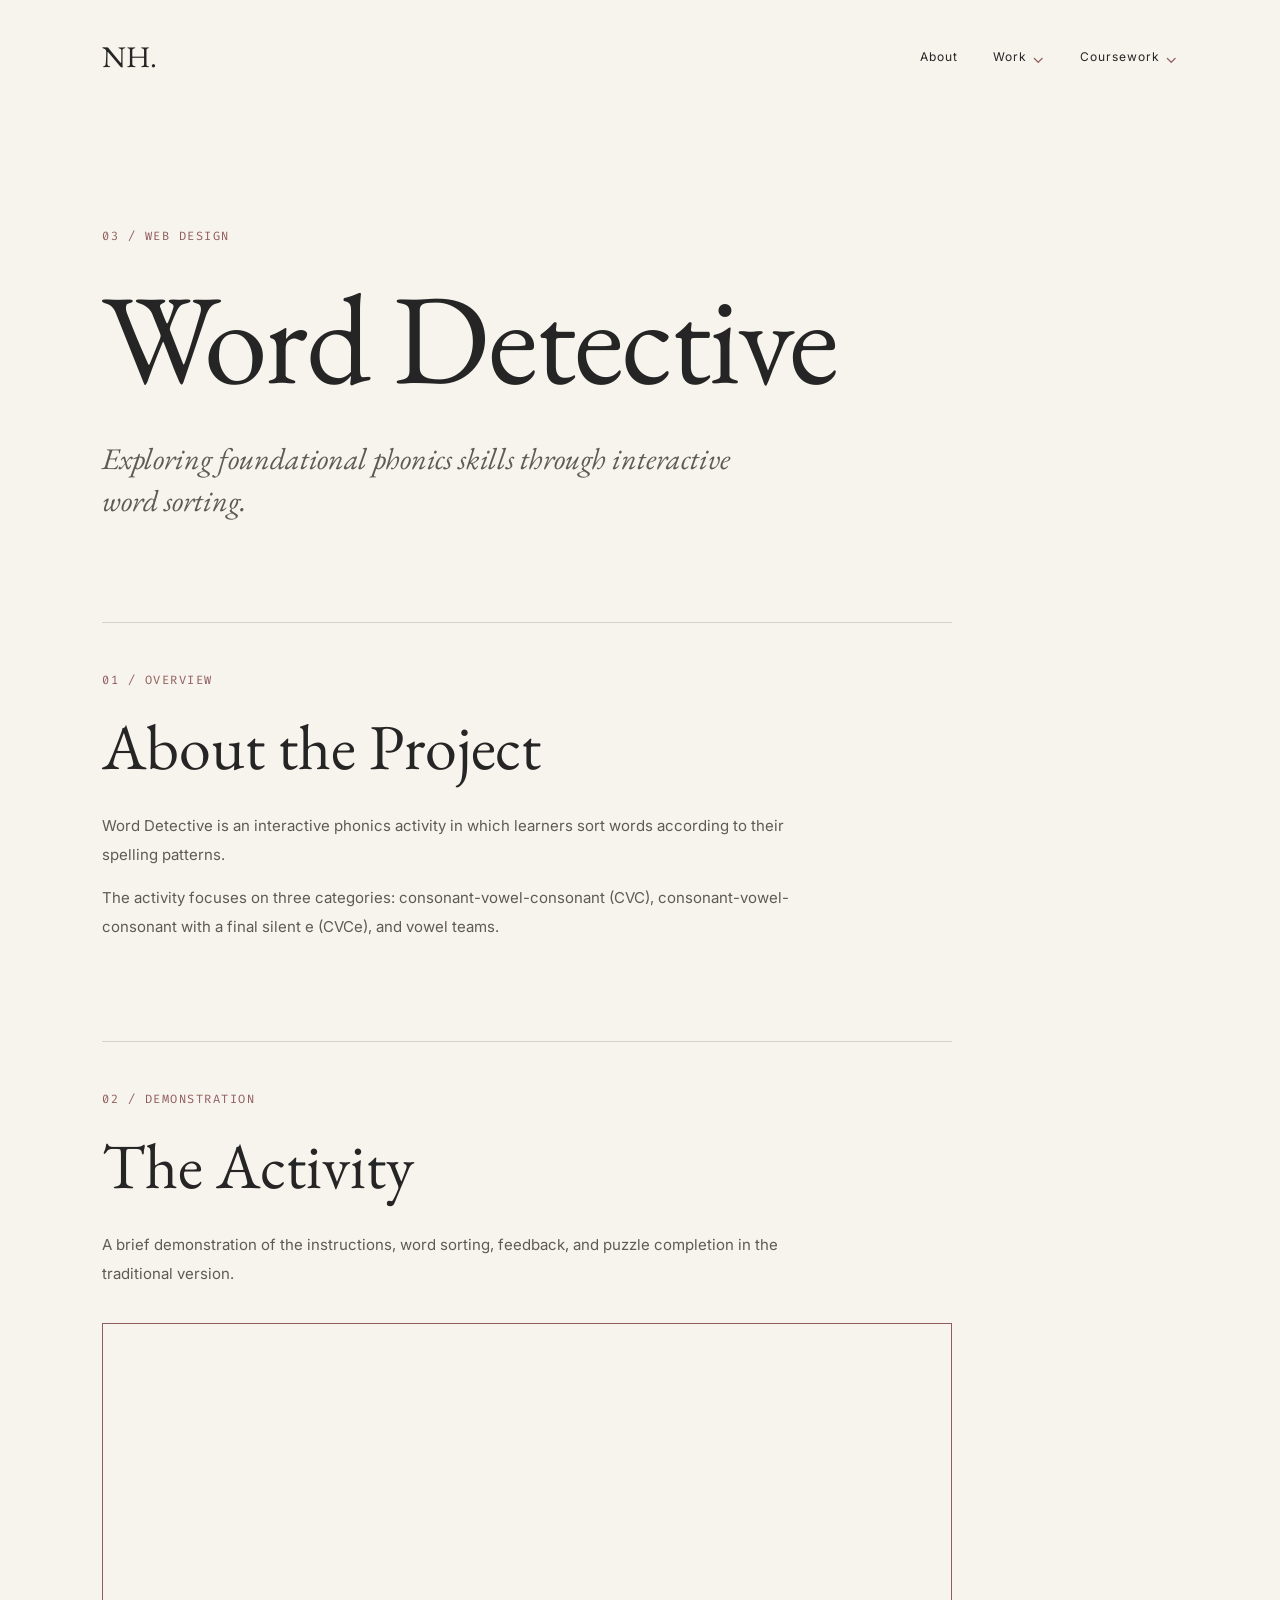
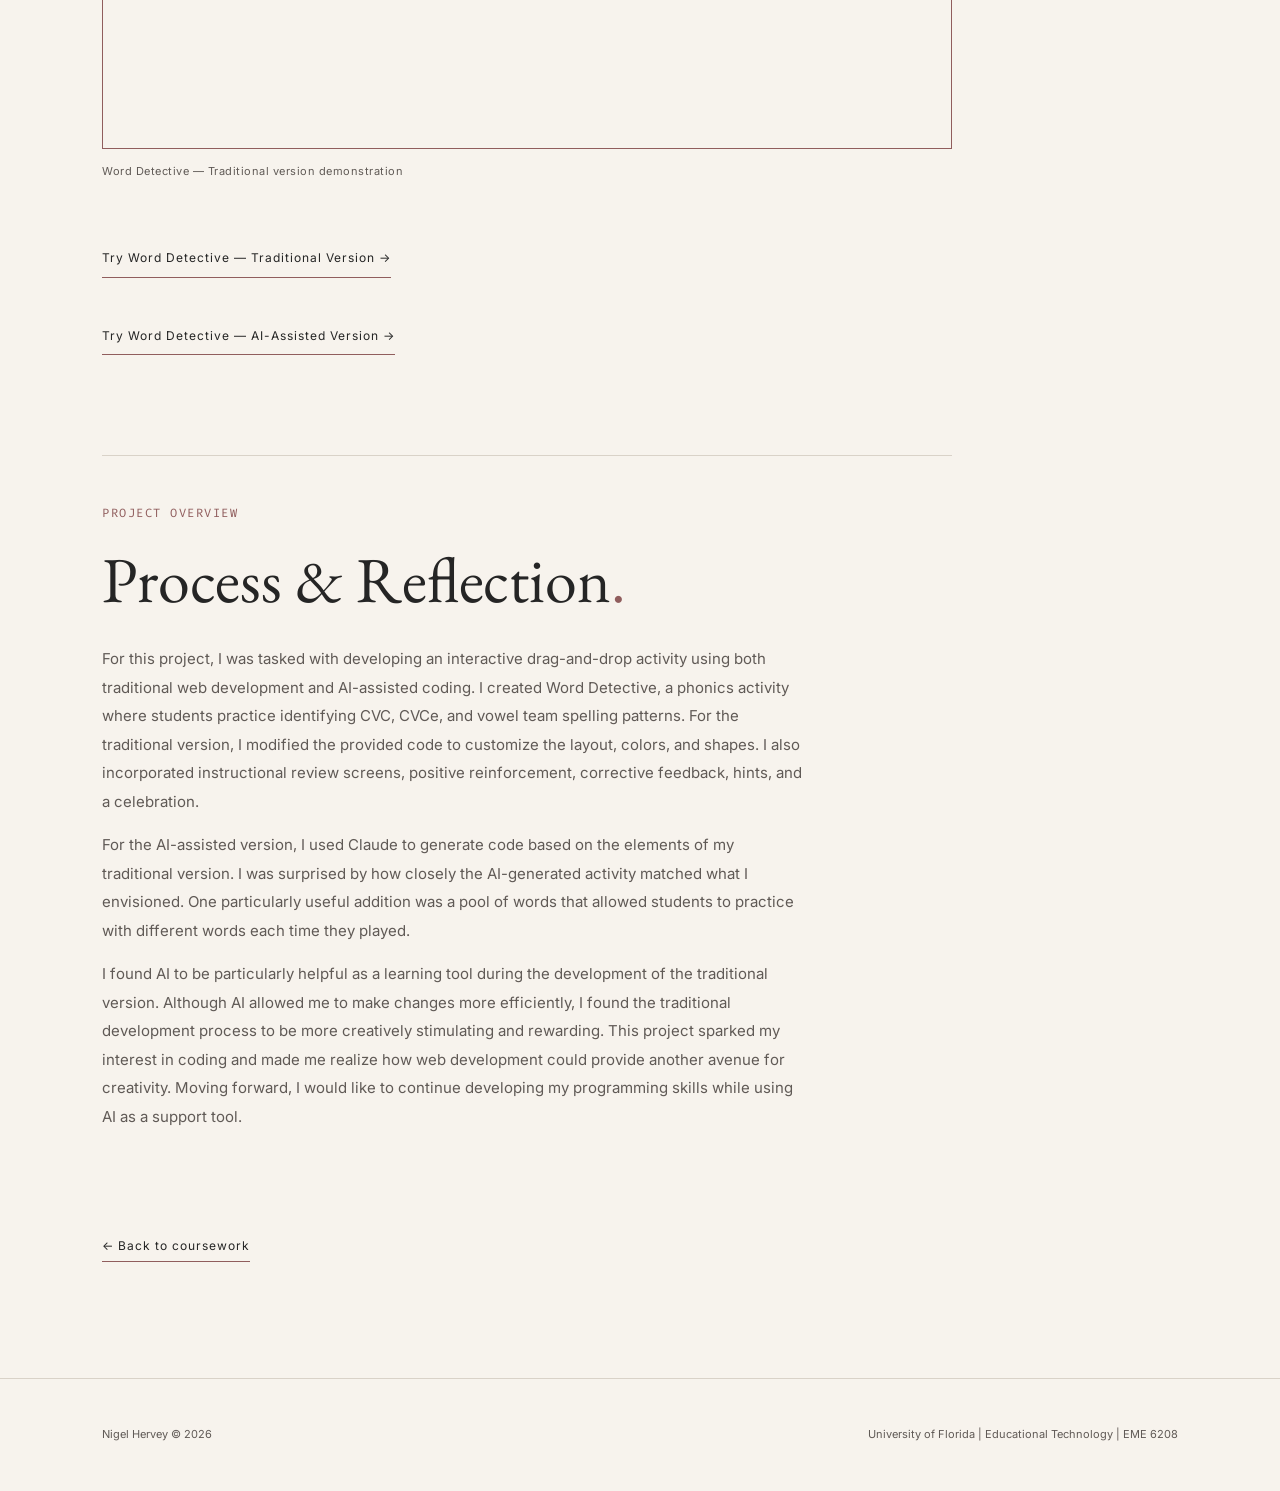
<file: word-detective.html>
<!DOCTYPE html>
<html lang="en">

<head>
    <meta charset="UTF-8">
    <meta name="viewport"
          content="width=device-width, initial-scale=1.0">

    <title>Word Detective | Nigel Hervey</title>

    <link rel="stylesheet" href="style.css">
    <link rel="icon" type="image/svg+xml" href="favicon.svg">
</head>

<body>

<header>
    <nav>
        <a href="index.html" class="logo">NH.</a>

        <div class="nav-links">
            <a href="index.html#about">About</a>

            <div class="nav-dropdown">
                <a href="index.html#projects" class="dropdown-trigger">
                    Work <span class="dropdown-arrow">⌄</span>
                </a>

                <div class="dropdown-menu">
                    <a href="word-detective.html">Word Detective</a>
                    <a href="alphabet-puzzle.html">Alphabet Puzzle</a>
                    <a href="reading-model.html">Reading Assessment Model</a>
                </div>
            </div>

            <div class="nav-dropdown">
                <a href="index.html#coursework" class="dropdown-trigger">
                    Coursework <span class="dropdown-arrow">⌄</span>
                </a>

                <div class="dropdown-menu">
                    <a href="image-editing.html">Image Editing</a>
                    <a href="reading-science-trivia.html">Reading Science Trivia</a>
                    <a href="word-detective.html">Word Detective</a>
                    <a href="https://youtu.be/LUaFQ_44us0" target="_blank" rel="noopener noreferrer">Video Production — Traditional</a>
                    <a href="https://youtu.be/aqx1Q5RcTbs" target="_blank" rel="noopener noreferrer">Video Production — AI</a>
                    <a href="https://youtu.be/Nljyym3Keoo" target="_blank" rel="noopener noreferrer">Digital Animation</a>
                    <a href="https://youtu.be/kB7Xi-rRibU" target="_blank" rel="noopener noreferrer">Screencast — Traditional</a>
                    <a href="https://youtu.be/3bvN23gJemI" target="_blank" rel="noopener noreferrer">Screencast — AI</a>
                </div>
            </div>
        </div>
    </nav>
</header>

<main>

    <article class="project-detail">

        <p class="section-label">
            03 / WEB DESIGN
        </p>

        <h1>Word Detective</h1>

        <p class="project-intro">
            Exploring foundational phonics skills
            through interactive word sorting.
        </p>

        <section class="project-description">

            <p class="section-label">01 / OVERVIEW</p>

            <h2>About the Project</h2>

            <p>
                Word Detective is an interactive
                phonics activity in which learners
                sort words according to their
                spelling patterns.
            </p>

            <p>
                The activity focuses on three
                categories: consonant-vowel-consonant
                (CVC), consonant-vowel-consonant
                with a final silent e (CVCe),
                and vowel teams.
            </p>

        </section>

        <section class="project-demo">

            <p class="section-label">
                02 / DEMONSTRATION
            </p>

            <h2>The Activity</h2>

            <p>
                A brief demonstration of the
                instructions, word sorting,
                feedback, and puzzle completion
                in the traditional version.
            </p>

            <video autoplay muted loop playsinline
                   preload="auto">
                <source
                    src="word-detective-demo.mp4"
                    type="video/mp4">
                Your browser does not support
                embedded video.
            </video>

            <p class="video-caption">
                Word Detective — Traditional version demonstration
            </p>

            <div class="coursework-links">

                <a href="https://nigelhervey.github.io/word-detective/"
                   target="_blank"
                   rel="noopener noreferrer"
                   class="text-link">
                    Try Word Detective — Traditional Version &rarr;
                </a>

                <a href="https://nigelhervey.github.io/word-detective-AI/"
                   target="_blank"
                   rel="noopener noreferrer"
                   class="text-link">
                    Try Word Detective — AI-Assisted Version &rarr;
                </a>

            </div>

        </section>

        <section class="project-description">

            <p class="section-label">PROJECT OVERVIEW</p>

            <h2>Process &amp; Reflection<span class="period">.</span></h2>

            <p>
                For this project, I was tasked with developing an interactive drag-and-drop activity using both traditional web development and AI-assisted coding. I created Word Detective, a phonics activity where students practice identifying CVC, CVCe, and vowel team spelling patterns. For the traditional version, I modified the provided code to customize the layout, colors, and shapes. I also incorporated instructional review screens, positive reinforcement, corrective feedback, hints, and a celebration.
            </p>

            <p>
                For the AI-assisted version, I used Claude to generate code based on the elements of my traditional version. I was surprised by how closely the AI-generated activity matched what I envisioned. One particularly useful addition was a pool of words that allowed students to practice with different words each time they played.
            </p>

            <p>
                I found AI to be particularly helpful as a learning tool during the development of the traditional version. Although AI allowed me to make changes more efficiently, I found the traditional development process to be more creatively stimulating and rewarding. This project sparked my interest in coding and made me realize how web development could provide another avenue for creativity. Moving forward, I would like to continue developing my programming skills while using AI as a support tool.
            </p>

        </section>

        <a href="index.html#coursework"
           class="text-link">
            &larr; Back to coursework
        </a>

    </article>

</main>

<footer>
    <p>Nigel Hervey &copy; 2026</p>
    <p>
        <a href="https://education.ufl.edu/educational-technology/"
           target="_blank" rel="noopener noreferrer">
            University of Florida | Educational Technology
        </a>
        | EME 6208
    </p>
</footer>

<script>
    const header = document.querySelector("header");

    function updateHeader() {
        header.classList.toggle("scrolled", window.scrollY > 10);
    }

    window.addEventListener("scroll", updateHeader, { passive: true });
    updateHeader();
</script>

</body>
</html>
</file>
<file: style.css>
@import url('https://fonts.googleapis.com/css2?family=Fira+Code:wght@400;500&display=swap');
@import url('https://fonts.googleapis.com/css2?family=EB+Garamond:ital,wght@0,400;0,500;0,600;1,400&family=Inter:wght@400;500;600&display=swap');

/* 1. COLOR PALETTE */

:root {
    --ivory: #F7F3ED;
    --ink: #252525;
    --burgundy: #905D5D;
    --stone: #D9D2C8;
}

/* 2. GENERAL STYLING */

* {
    box-sizing: border-box;
}

html {
    scroll-behavior: smooth;
}

body {
    margin: 0;
    background-color: var(--ivory);
    color: var(--ink);
    font-family: 'Inter', sans-serif;
    font-size: 15px;
    line-height: 1.8;
}

a {
    color: inherit;
    text-decoration: none;
}

h1, h2, h3 {
    font-family: 'EB Garamond', Georgia, serif;
    font-weight: 400;
    line-height: 1.1;
}

.period {
    color: var(--burgundy);
}

/* 3. NAVIGATION */

header {
    position: sticky;
    top: 0;
    z-index: 1000;
    padding: 30px 8%;

    background: #F7F3ED;
    border-radius: 0;

    transition:
        background 0.3s ease,
        border-radius 0.3s ease,
        box-shadow 0.3s ease;
}

/* Applied once the user scrolls */
header.scrolled {
    background: rgba(247, 243, 237, 0.88);
    -webkit-backdrop-filter: blur(12px);
    backdrop-filter: blur(12px);
border-radius: 0 0 18px 18px;
box-shadow: 0 6px 24px rgba(37, 37, 37, 0.06);
}
nav {
    display: flex;
    justify-content: space-between;
    align-items: center;
}

.logo {
    font-family: 'EB Garamond', serif;
    font-size: 30px;
}

.nav-links {
    display: flex;
    align-items: center;
    gap: 35px;
    font-size: 12px;
    letter-spacing: 1px;
}

.nav-links a:hover {
    color: var(--burgundy);
}

/* 4. HERO SECTION */

.hero {
    min-height: 75vh;
    padding: 120px 8% 100px;
    display: flex;
    flex-direction: column;
    justify-content: center;
}

.eyebrow, .section-label {
    font-family: 'Fira Code', monospace;
    font-size: 12px;
    font-weight: 400;
    letter-spacing: 1.5px;
    color: var(--burgundy);
}

.hero h1 {
    font-size: clamp(75px, 12vw, 170px);
    letter-spacing: -4px;
    margin: 20px 0;
}

.hero-description {
    font-family: 'EB Garamond', serif;
    font-size: 29px;
    font-style: italic;
    max-width: 520px;
    line-height: 1.4;
    color: #605A56;
}

.text-link {
    margin-top: 35px;
    font-size: 12px;
    letter-spacing: 1px;
    border-bottom: 1px solid var(--burgundy);
    padding-bottom: 8px;
    width: fit-content;
    transition: color 0.3s ease;
}

.text-link:hover {
    color: var(--burgundy);
}


/* 5. ABOUT SECTION */

.about {
    padding: 110px 8%;
    border-top: 1px solid var(--stone);

    display: grid;
    grid-template-columns: 1fr 2fr;
    column-gap: 70px;
}

.about .section-label {
    grid-column: 1;
    margin-top: 15px;
}

.about-content {
    grid-column: 2;
    max-width: 650px;
}

.about h2 {
    font-size: clamp(45px, 5vw, 75px);
    margin: 0 0 30px;
}

.about-content p {
    color: #605A56;
    margin: 0 0 22px;
    line-height: 1.9;
}

.about-content p:last-child {
    margin-bottom: 0;
}
/* 6. PROJECT SECTION */

.projects {
    padding: 110px 8%;
    border-top: 1px solid var(--stone);
}

.projects h2 {
    font-size: clamp(60px, 7vw, 100px);
    margin: 20px 0 70px;
}

.project {
    display: grid;
    grid-template-columns: 80px 1fr;
    gap: 25px;
    padding: 40px 0;
    border-top: 1px solid var(--stone);
    transition: padding-left 0.3s ease;
}

.project:hover {
    padding-left: 15px;
}

.project-number {
    font-family: 'Fira Code', monospace;
    color: var(--burgundy);
    font-size: 15px;
    font-weight: 400;
    letter-spacing: 0.5px;
}

.project h3 {
    font-size: clamp(35px, 4vw, 55px);
    margin: 0 0 10px;
}

.project p {
    color: #605A56;
    margin: 0 0 20px;
}

.project a {
    font-size: 12px;
    border-bottom: 1px solid var(--burgundy);
    padding-bottom: 5px;
}

.project a:hover {
    color: var(--burgundy);
}

/* 7. FOOTER */

footer {
    border-top: 1px solid var(--stone);
    padding: 35px 8%;
    display: flex;
    justify-content: space-between;
    font-size: 11px;
    color: #605A56;
}

/* 8. MOBILE LAYOUT */

@media (max-width: 700px) {

    header {
        padding: 25px 6%;
    }

    .hero {
        padding: 100px 6%;
        min-height: 65vh;
    }

    .hero h1 {
        font-size: clamp(55px, 12vw, 90px);
        letter-spacing: -2px;
    }

    .hero-description {
        font-size: 24px;
    }

    .about {
        display: block;
        padding: 75px 6%;
    }

    .projects {
        padding: 75px 6%;
    }

    .project {
        grid-template-columns: 35px 1fr;
        gap: 15px;
    }

    footer {
        padding: 30px 6%;
        flex-direction: column;
    }
}

/* INDIVIDUAL PROJECT PAGE */

.project-detail {
    padding: 100px 8% 120px;
}

.project-detail h1 {
    font-size: clamp(65px, 10vw, 130px);
    letter-spacing: -2px;
    margin: 20px 0;
}

.project-intro {
    font-family: 'EB Garamond', Georgia, serif;
    font-size: 30px;
    font-style: italic;
    color: #605A56;
    max-width: 650px;
    line-height: 1.4;
}

.project-description,
.project-demo {
    max-width: 850px;
    margin: 100px 0;
    padding-top: 35px;
    border-top: 1px solid var(--stone);
}

.project-description h2,
.project-demo h2 {
    font-size: clamp(40px, 5vw, 65px);
    margin: 20px 0 30px;
}

.project-description p:not(.section-label),
.project-demo p:not(.section-label) {
    color: #605A56;
    line-height: 1.9;
    max-width: 700px;
}

.project-demo video {
    display: block;
    width: 100%;
    height: auto;
    margin: 35px 0 12px;
    border: 1px solid #905D5D;
    border-radius: 0;
}

.video-caption {
    font-size: 11px;
    letter-spacing: 0.5px;
    margin-bottom: 30px;
}

@media (max-width: 700px) {
    .project-detail {
        padding: 75px 6%;
    }

    .project-detail h1 {
        font-size: clamp(48px, 12vw, 75px);
    }

    .project-description,
    .project-demo {
        margin: 65px 0;
    }
}
.project-title-link {
    color: inherit;
    text-decoration: none;
}

.project-title-link:hover {
    color: #905D5D;
}

/* PROJECT IMAGE GALLERY */

.project-gallery {
    margin-top: 35px;
    max-width: 850px;
}

.gallery-image-frame {
    width: 100%;
    aspect-ratio: 16 / 9;
    border: 1px solid #905D5D;
    background: #F7F3ED;
    overflow: hidden;
}

.gallery-image-frame img {
    display: block;
    width: 100%;
    height: 100%;
    object-fit: contain;
}

.gallery-bottom {
    display: flex;
    justify-content: space-between;
    align-items: center;
    gap: 20px;
    margin-top: 18px;
}

.gallery-info {
    min-width: 0;
}

#gallery-counter {
    font-family: "Courier New", monospace;
    font-size: 18px;
    letter-spacing: 1px;
    color: #252525;
}

#gallery-caption {
    font-size: 12px;
    color: #77716C;
    margin-top: 8px;
}

.gallery-buttons {
    display: flex;
    gap: 10px;
}

.gallery-buttons button {
    width: 42px;
    height: 42px;
    border: 1px solid #905D5D;
    border-radius: 0;
    background: transparent;
    color: #905D5D;
    font-size: 20px;
    cursor: pointer;
    transition: background 0.2s, color 0.2s;
}

.gallery-buttons button:hover {
    background: #905D5D;
    color: #F7F3ED;
}

@media (max-width: 700px) {
    .gallery-bottom {
        align-items: flex-start;
    }

    .gallery-buttons button {
        width: 38px;
        height: 38px;
    }
}

/* EME 6208 COURSEWORK */

.coursework {
    padding: 100px 8% 120px;
    border-top: 1px solid #D9D2C8;
}

.coursework h2 {
    font-family: 'EB Garamond', Georgia, serif;
    font-size: clamp(48px, 7vw, 90px);
    font-weight: 400;
    margin: 20px 0;
}

.coursework-intro {
    color: #605A56;
    line-height: 1.8;
    margin-bottom: 60px;
}

.coursework-item {
    display: grid;
    grid-template-columns: 55px 1fr;
    gap: 25px;
    padding: 30px 0;
    border-top: 1px solid #D9D2C8;
}

.coursework-item h3 {
    font-family: 'EB Garamond', Georgia, serif;
    font-size: clamp(28px, 4vw, 42px);
    font-weight: 400;
    margin: 0 0 10px;
}

.coursework-item p {
    color: #605A56;
    line-height: 1.7;
    max-width: 650px;
    margin-bottom: 12px;
}

.coursework-item a,
.coursework-status {
    color: #905D5D;
    font-size: 13px;
}

.coursework-item a {
    text-decoration: none;
}

.coursework-item a:hover {
    text-decoration: underline;
}

.coursework-status {
    opacity: 0.7;
}

@media (max-width: 700px) {
    .coursework {
        padding: 70px 6%;
    }

    .coursework-item {
        grid-template-columns: 35px 1fr;
        gap: 15px;
    }
}

/* IMAGE EDITING GALLERY */

.image-editing-gallery {
    display: grid;
    grid-template-columns: repeat(2, minmax(0, 1fr));
    gap: 45px 25px;
    margin-top: 40px;
}

.image-editing-gallery figure {
    margin: 0;
}

.image-editing-gallery img {
    display: block;
    width: 100%;
    height: auto;
    border: 1px solid #905D5D;
}

.image-editing-gallery figcaption {
    font-family: "Inter", sans-serif;
    font-size: 12px;
    color: #605A56;
    margin-top: 12px;
}

@media (max-width: 700px) {
    .image-editing-gallery {
        grid-template-columns: 1fr;
    }
}
.coursework-links {
    display: flex;
    flex-direction: column;
    align-items: flex-start;
    gap: 12px;
}
/* PROJECT NAVIGATION DROPDOWN */

.nav-dropdown {
    position: relative;
    display: flex;
    align-items: center;
}

.dropdown-trigger {
    display: inline-flex;
    align-items: center;
    gap: 5px;
}

.dropdown-arrow {
    color: var(--burgundy);
    font-size: 16px;
}

.dropdown-menu {
    display: none;
    position: absolute;
    top: 100%;
    right: 0;
    min-width: 220px;
    background: var(--ivory);
    border: 1px solid var(--stone);
    padding: 14px 0;
    z-index: 100;
}

.dropdown-menu a {
    display: block;
    padding: 9px 18px;
    font-size: 12px;
    letter-spacing: 0.3px;
    white-space: nowrap;
}

.dropdown-menu a:hover {
    color: var(--burgundy);
}

.nav-dropdown:hover .dropdown-menu,
.nav-dropdown:focus-within .dropdown-menu {
    display: block;
}

/* EMBEDDED YOUTUBE VIDEOS */

.video-embed {
    width: 100%;
    aspect-ratio: 16 / 9;
    margin: 35px 0 20px;
    border: 1px solid var(--burgundy);
    overflow: hidden;
}

.video-embed iframe {
    display: block;
    width: 100%;
    height: 100%;
    border: 0;
}
</file>
